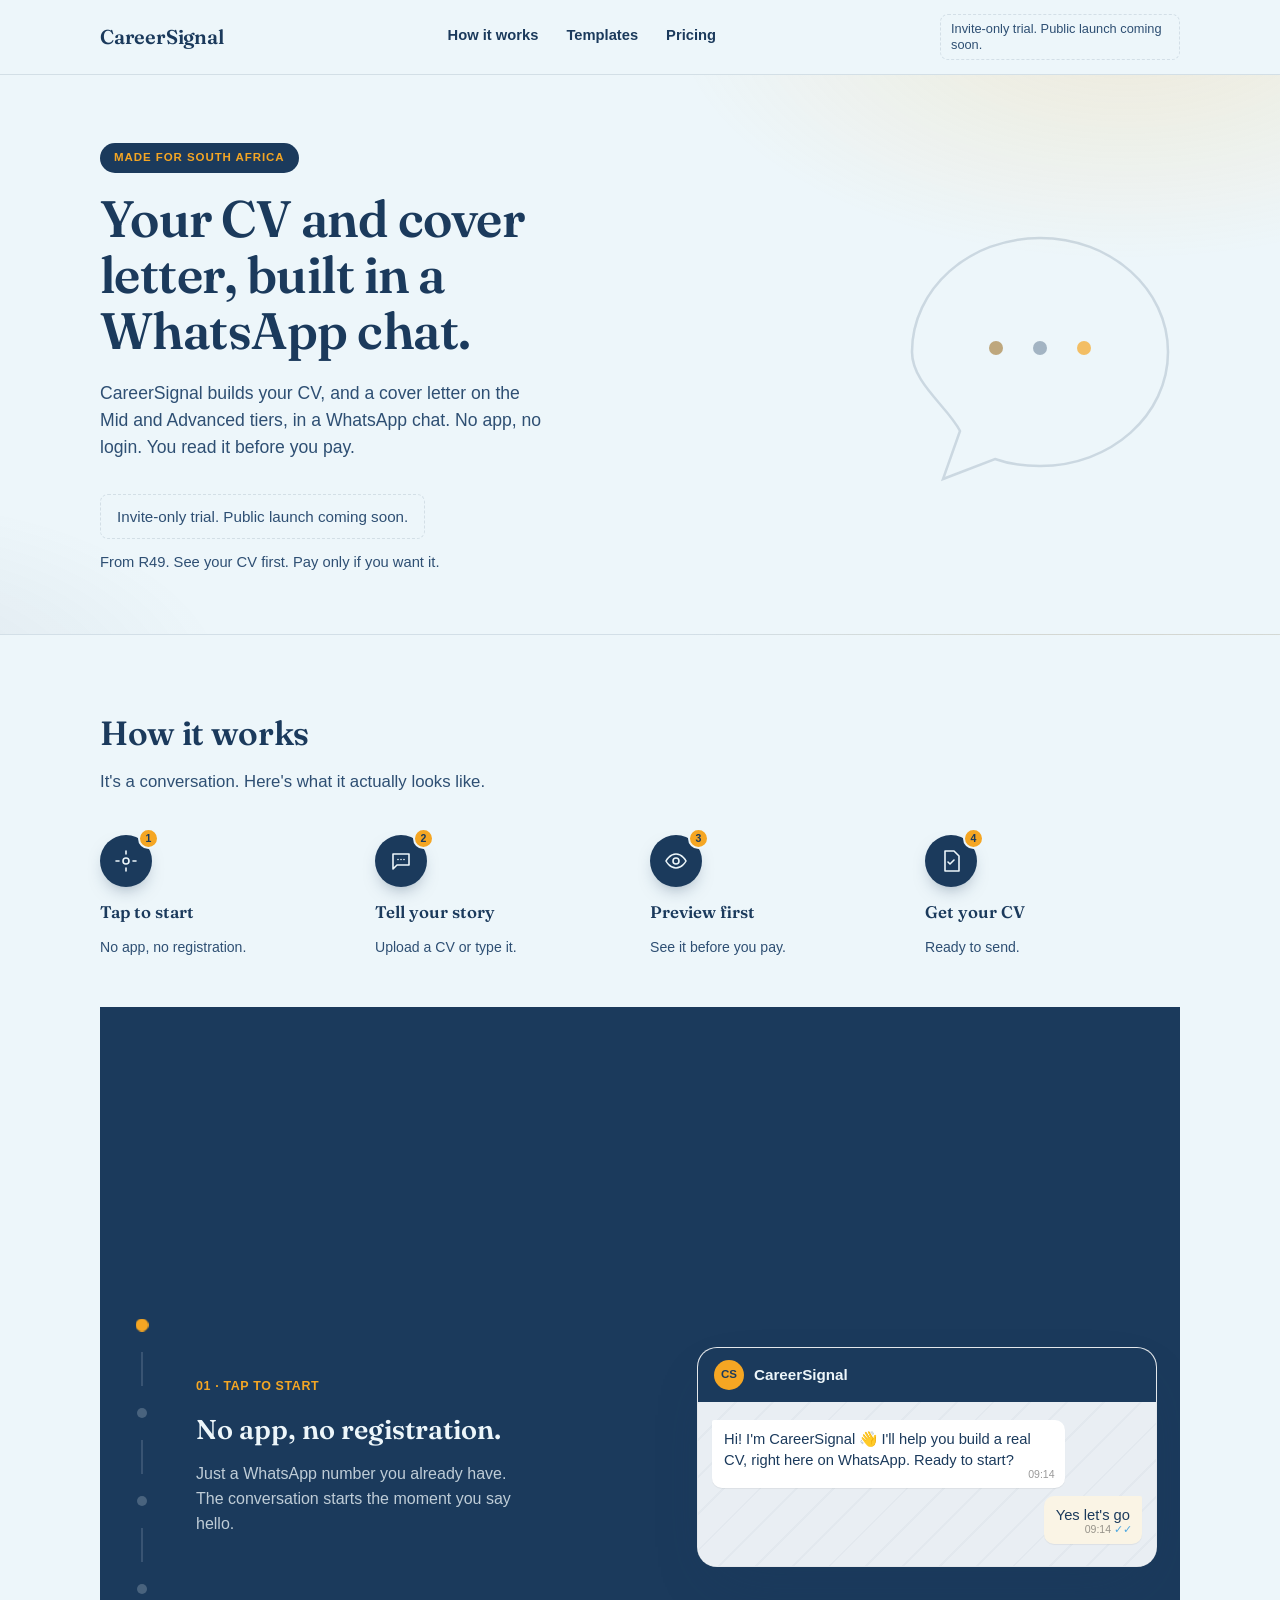
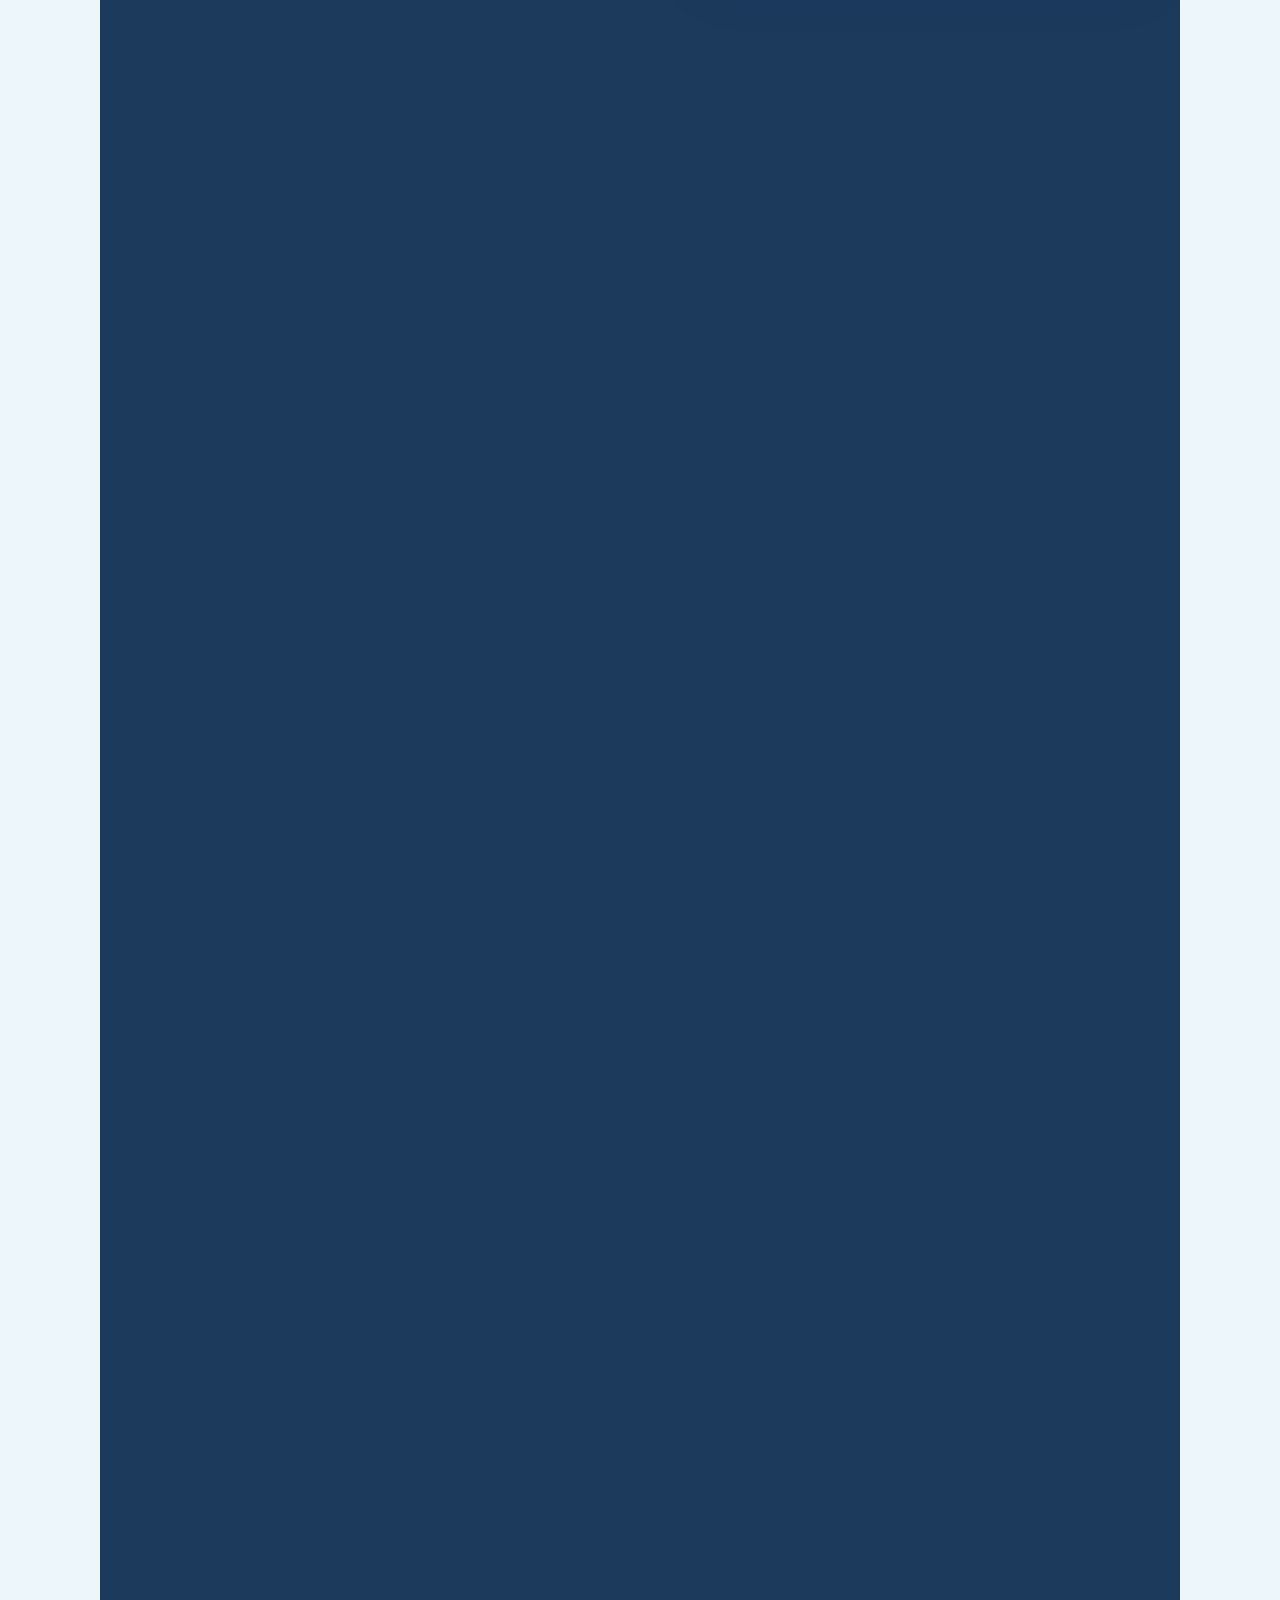
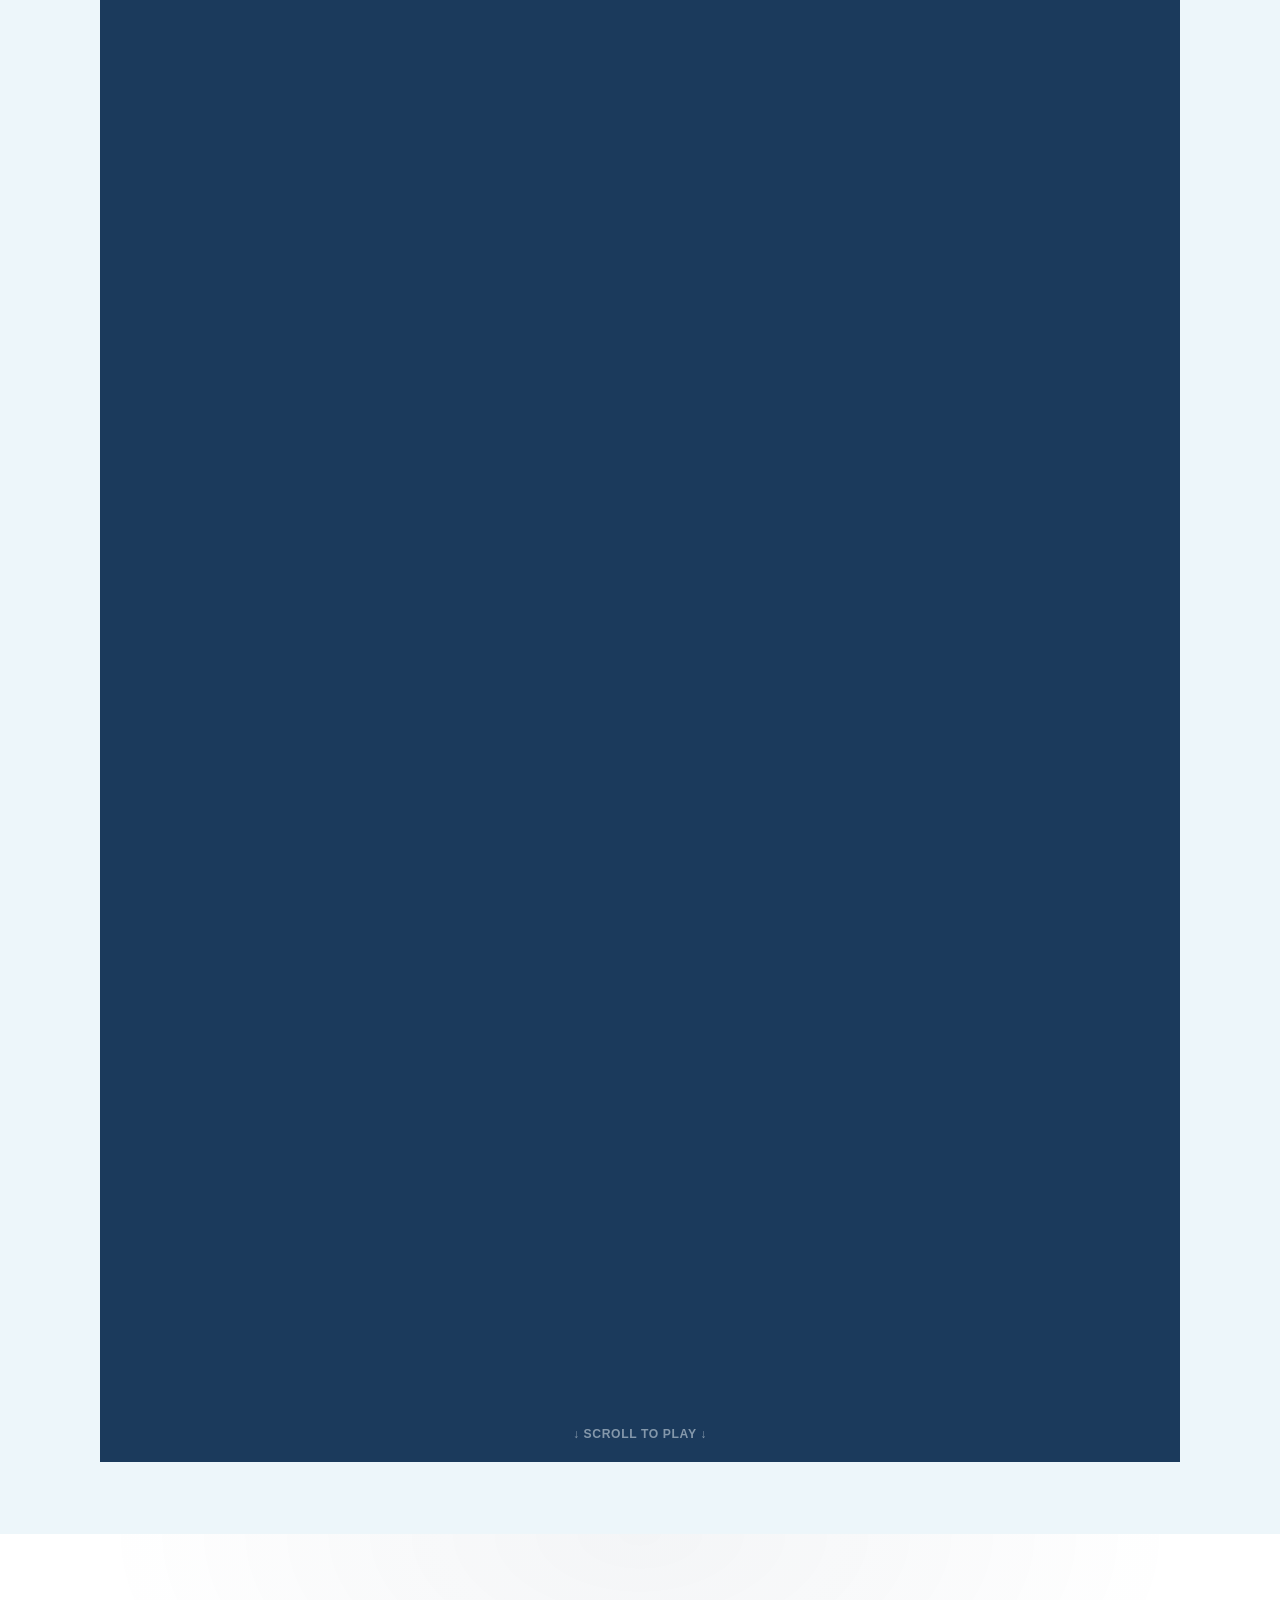
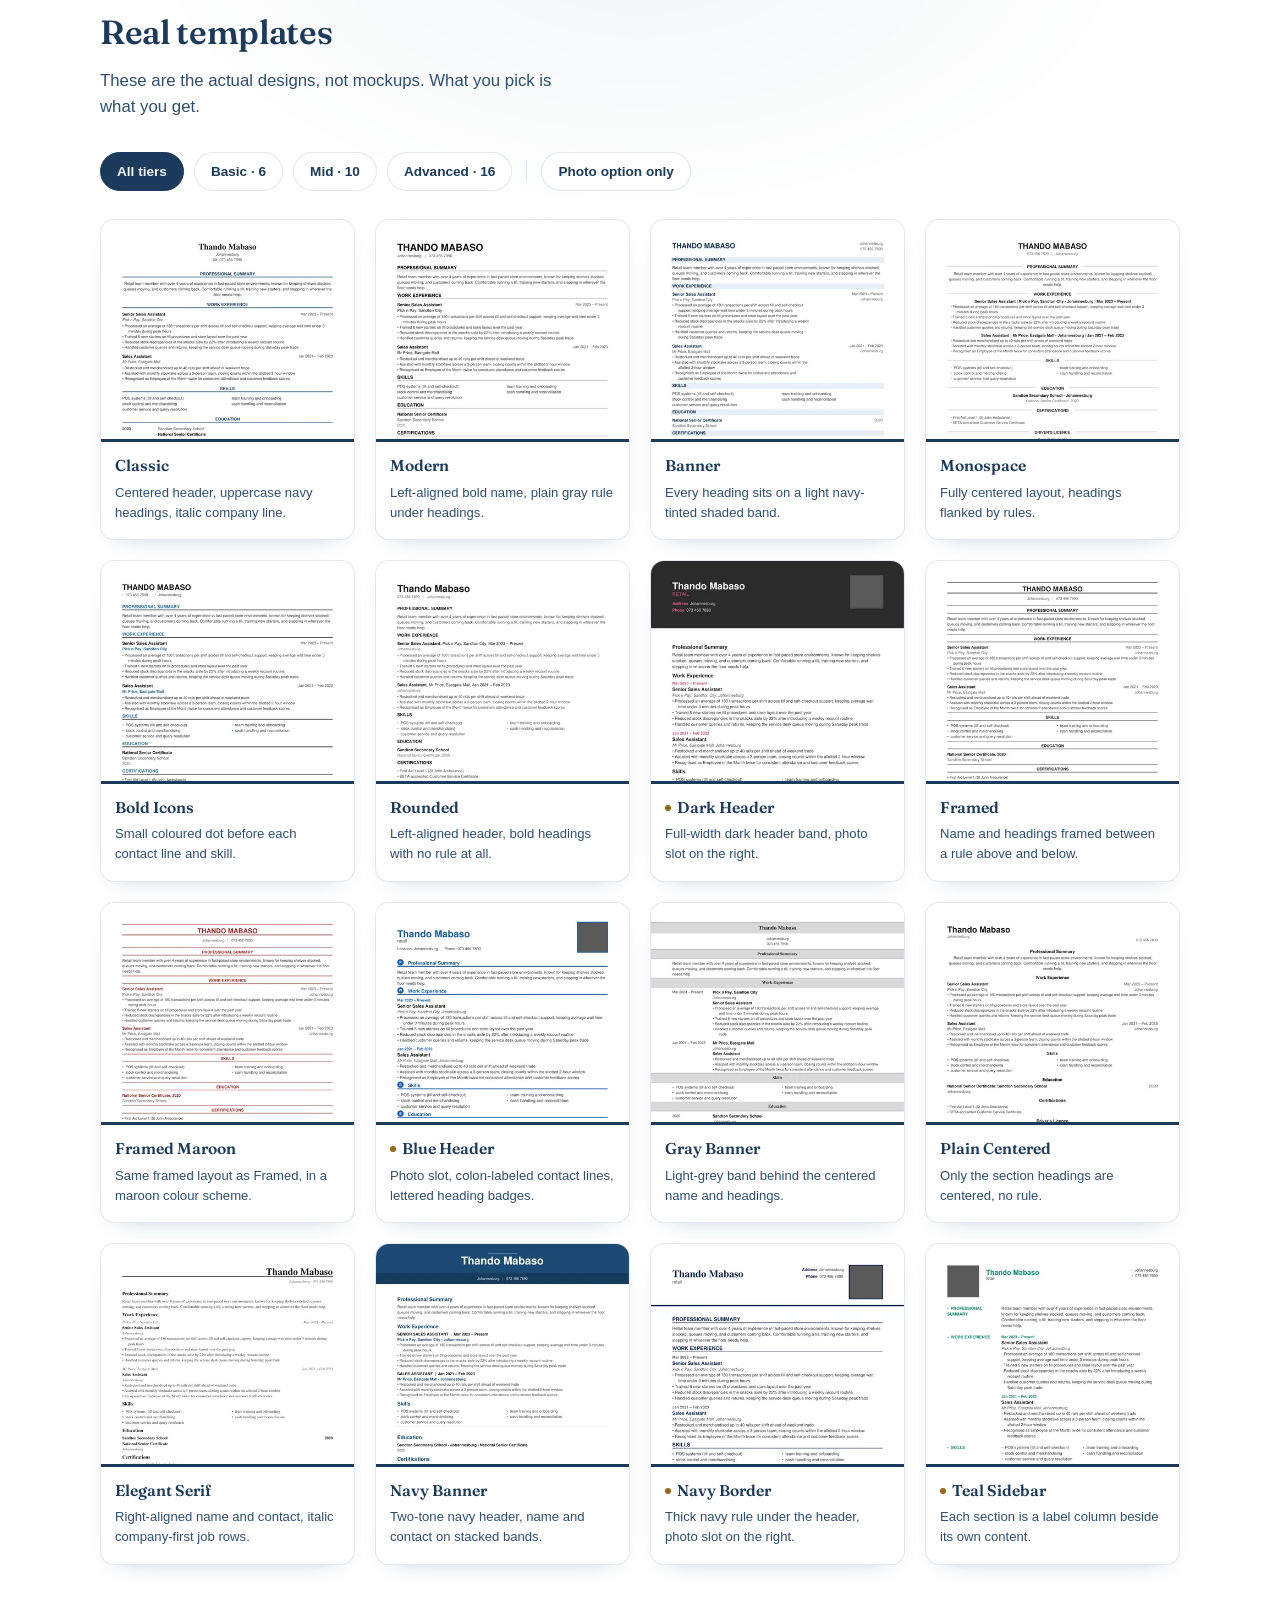
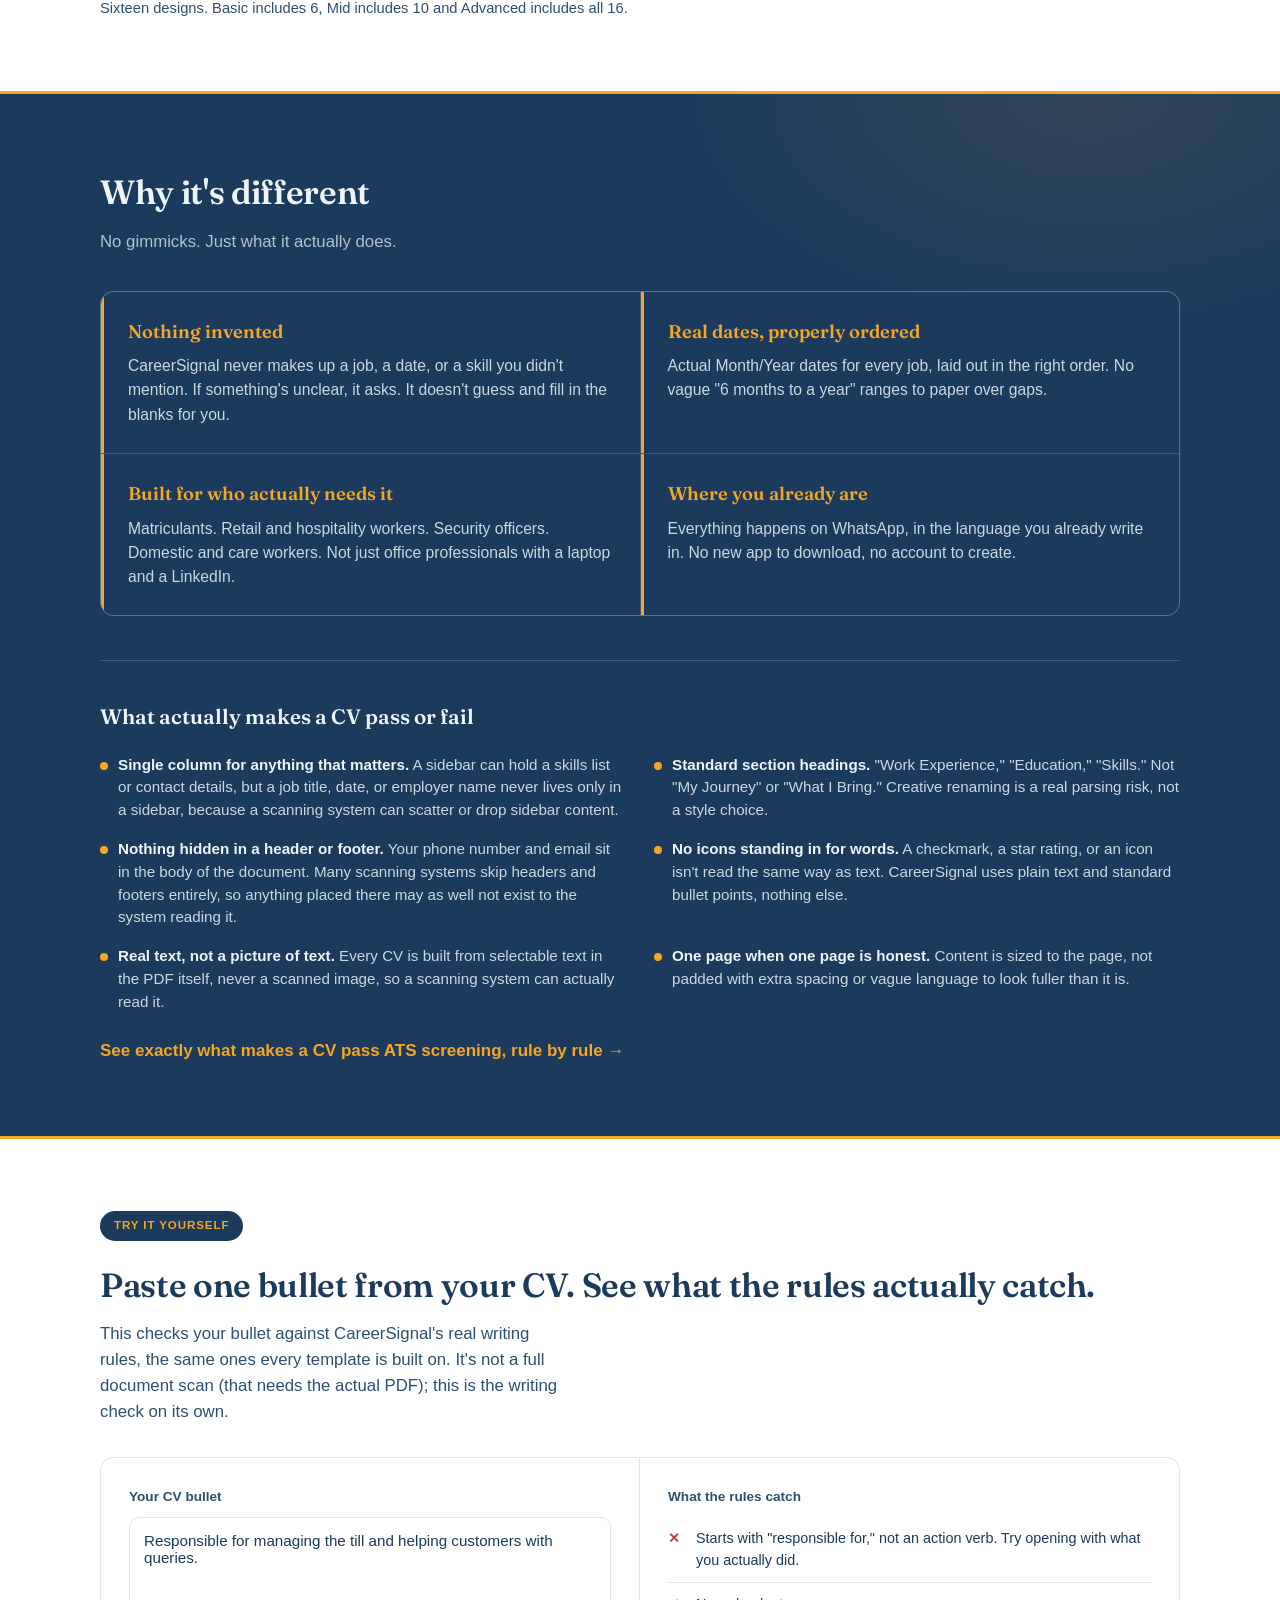
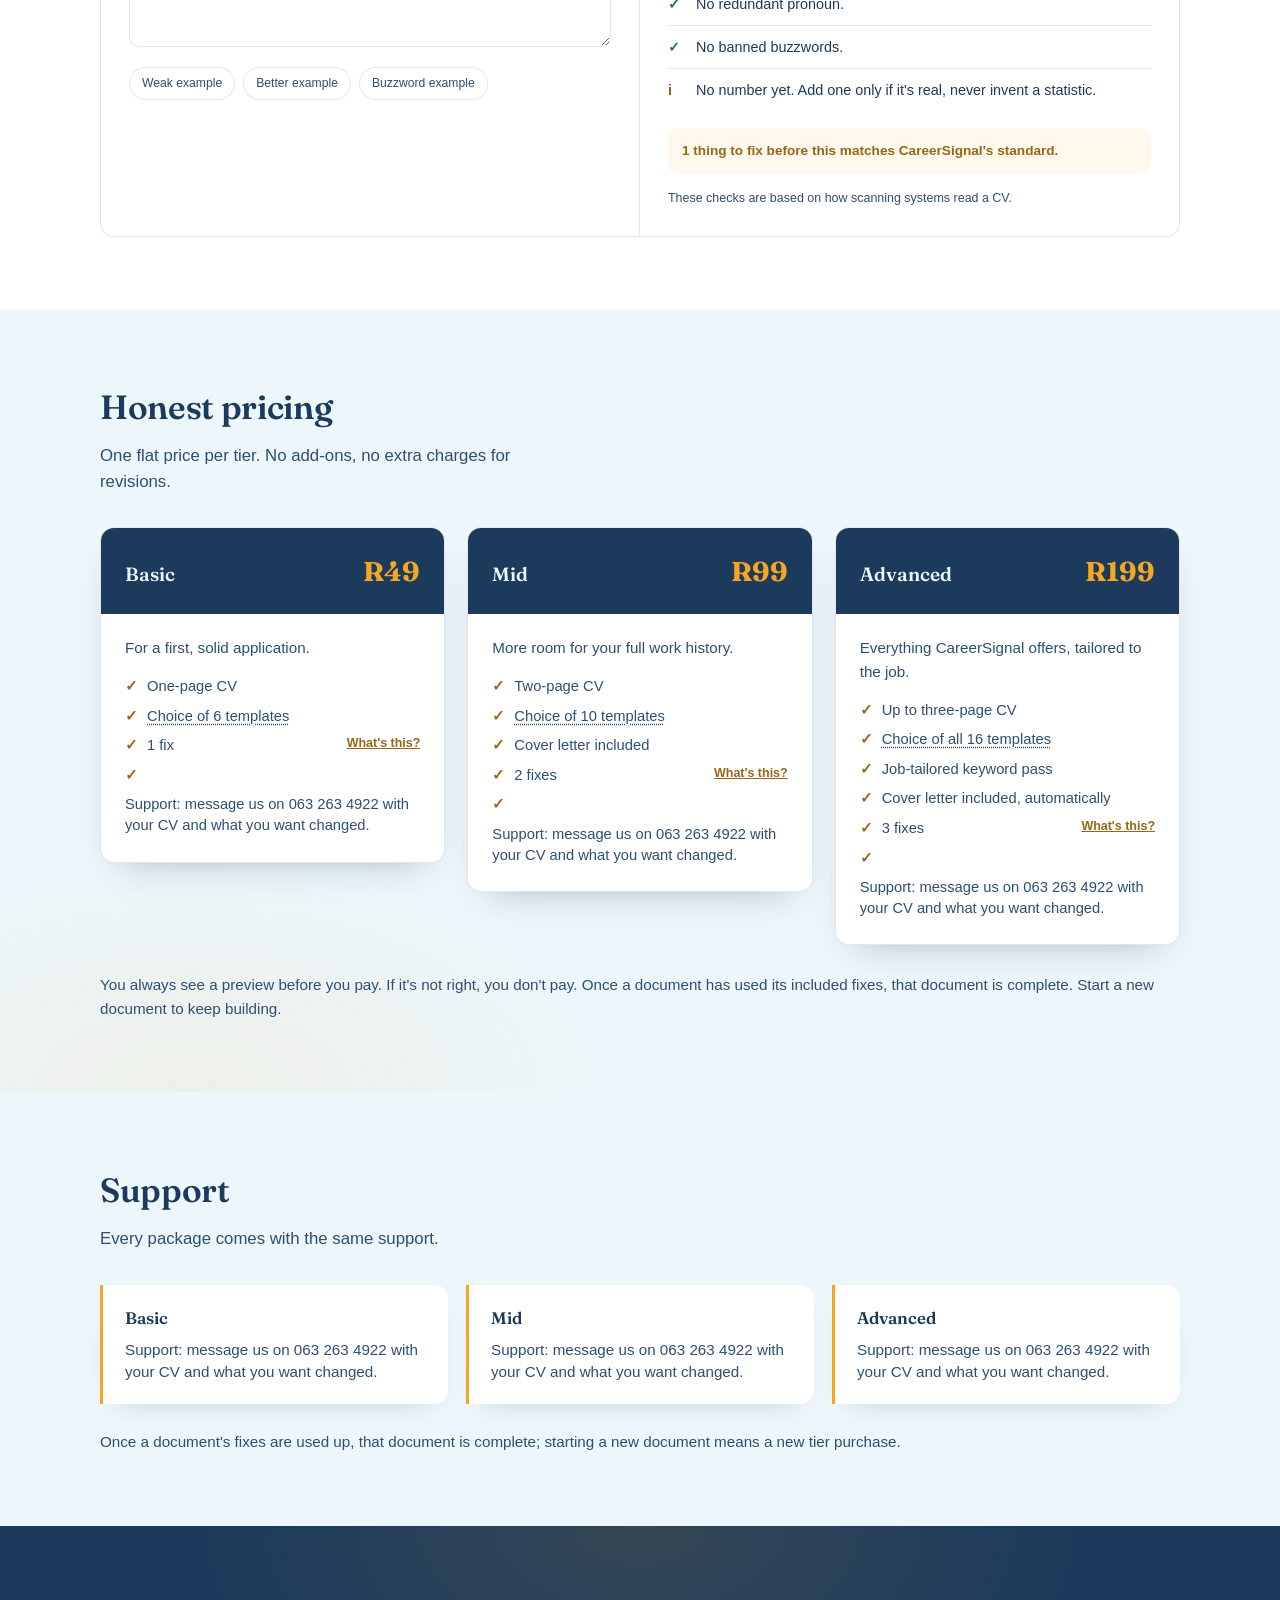
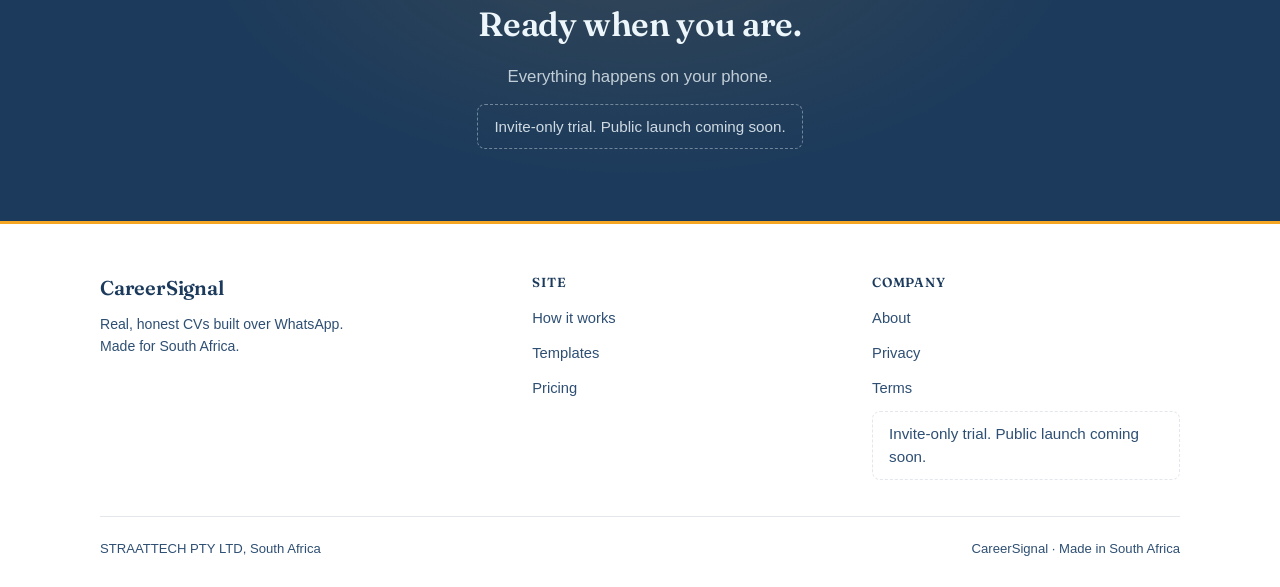
<file: index.html>
<!DOCTYPE html>
<html lang="en-ZA">
<head>
<meta charset="UTF-8">
<meta name="viewport" content="width=device-width, initial-scale=1.0">
<script>document.documentElement.classList.add('js');</script>
<title>CareerSignal | Build a CV on WhatsApp, South Africa</title>
<meta name="description" content="CareerSignal builds you a real, honest CV over WhatsApp. No app, no login, no laptop. Tell your story, see a preview, pay from R49, get your CV.">

<link rel="icon" href="/assets/favicon.svg" type="image/svg+xml">

<link rel="preconnect" href="https://fonts.googleapis.com">
<link rel="preconnect" href="https://fonts.gstatic.com" crossorigin>
<link href="https://fonts.googleapis.com/css2?family=Fraunces:opsz,wght@9..144,500;9..144,600;9..144,700&display=swap" rel="stylesheet">

<link rel="stylesheet" href="/styles.css">

<script type="application/ld+json">
{
  "@context": "https://schema.org",
  "@type": "Organization",
  "name": "CareerSignal",
  "url": "https://careersignal.co.za/",
  "description": "CareerSignal writes real, honest CVs over WhatsApp for South Africans, with no app, no login, and no laptop needed.",
  "parentOrganization": {
    "@type": "Organization",
    "name": "STRAATTECH PTY LTD"
  },
  "areaServed": "ZA"
}
</script>
<script type="application/ld+json">
{
  "@context": "https://schema.org",
  "@type": "FAQPage",
  "mainEntity": [
    {
      "@type": "Question",
      "name": "Why not just ask ChatGPT to write my CV?",
      "acceptedAnswer": {
        "@type": "Answer",
        "text": "A general-purpose AI chat can write CV text, but it doesn't know, by default, that a two-column layout can scatter your dates when a scanning system reads it, that a phone number placed in a header can go invisible to that same system, or that a creative section title can fail to register as work experience at all. CareerSignal's entire template library is built around these formatting rules specifically, applied the same way every time, not decided fresh in a chat window."
      }
    }
  ]
}
</script>
</head>
<body>

<a class="skip-link" href="#main">Skip to content</a>

<header class="site-header">
  <div class="wrap header-inner">
    <a href="#top" class="logo">CareerSignal</a>
    <nav class="site-nav" aria-label="Section">
      <a href="#how-it-works">How it works</a>
      <a href="#templates">Templates</a>
      <a href="#pricing">Pricing</a>
    </nav>
    <!-- WHATSAPP LINK PLACEHOLDER: replace wa.me/PLACEHOLDER with the real WhatsApp number link once registration is complete -->
    <a class="btn btn-whatsapp btn-small" data-wa data-wa-href="https://wa.me/PLACEHOLDER" hidden>
      <span class="wa-icon" aria-hidden="true">
        <svg viewBox="0 0 24 24" width="16" height="16" fill="currentColor"><path d="M17.5 14.4c-.3-.1-1.6-.8-1.9-.9-.3-.1-.4-.1-.6.1-.2.3-.6.9-.8 1-.1.2-.3.2-.6.1-.3-.1-1.2-.4-2.3-1.4-.9-.8-1.4-1.7-1.6-2-.2-.3 0-.5.1-.6.1-.1.3-.3.4-.5.1-.1.2-.3.2-.4.1-.2 0-.3 0-.5s-.6-1.5-.9-2c-.2-.5-.4-.4-.6-.5H8.3c-.2 0-.5.1-.7.3-.2.3-.9.9-.9 2.1 0 1.2.9 2.4 1 2.6.1.2 1.8 2.8 4.4 3.9.6.3 1.1.4 1.5.5.6.2 1.2.2 1.6.1.5-.1 1.6-.6 1.8-1.3.2-.6.2-1.1.2-1.2-.1-.2-.2-.2-.5-.4z"/><path d="M12 2a10 10 0 0 0-8.6 15L2 22l5.2-1.4A10 10 0 1 0 12 2zm0 18.2a8.2 8.2 0 0 1-4.2-1.1l-.3-.2-3.1.8.8-3-.2-.3A8.2 8.2 0 1 1 12 20.2z"/></svg>
      </span>
      Start on WhatsApp
    </a>
    <p class="wa-fallback" data-wa-fallback>CareerSignal is in an invite-only trial. Public launch coming soon.</p>
  </div>
</header>

<main id="main">

  <!-- HERO -->
  <section class="hero" id="top">
    <div class="wrap hero-inner">
      <div class="hero-copy">
        <p class="eyebrow">Made for South Africa</p>
        <h1>Your CV and cover letter, built in a WhatsApp chat.</h1>
        <p class="hero-sub">CareerSignal builds your CV, and a cover letter on the Mid and Advanced tiers, in a WhatsApp chat. No app, no login. You read it before you pay.</p>
        <div class="hero-actions">
          <!-- WHATSAPP LINK PLACEHOLDER: replace wa.me/PLACEHOLDER with the real WhatsApp number link once registration is complete -->
          <a class="btn btn-whatsapp btn-large" data-wa data-wa-href="https://wa.me/PLACEHOLDER" hidden>
            <span class="wa-icon" aria-hidden="true">
              <svg viewBox="0 0 24 24" width="20" height="20" fill="currentColor"><path d="M17.5 14.4c-.3-.1-1.6-.8-1.9-.9-.3-.1-.4-.1-.6.1-.2.3-.6.9-.8 1-.1.2-.3.2-.6.1-.3-.1-1.2-.4-2.3-1.4-.9-.8-1.4-1.7-1.6-2-.2-.3 0-.5.1-.6.1-.1.3-.3.4-.5.1-.1.2-.3.2-.4.1-.2 0-.3 0-.5s-.6-1.5-.9-2c-.2-.5-.4-.4-.6-.5H8.3c-.2 0-.5.1-.7.3-.2.3-.9.9-.9 2.1 0 1.2.9 2.4 1 2.6.1.2 1.8 2.8 4.4 3.9.6.3 1.1.4 1.5.5.6.2 1.2.2 1.6.1.5-.1 1.6-.6 1.8-1.3.2-.6.2-1.1.2-1.2-.1-.2-.2-.2-.5-.4z"/><path d="M12 2a10 10 0 0 0-8.6 15L2 22l5.2-1.4A10 10 0 1 0 12 2zm0 18.2a8.2 8.2 0 0 1-4.2-1.1l-.3-.2-3.1.8.8-3-.2-.3A8.2 8.2 0 1 1 12 20.2z"/></svg>
            </span>
            Start on WhatsApp
          </a>
    <p class="wa-fallback" data-wa-fallback>CareerSignal is in an invite-only trial. Public launch coming soon.</p>
          <p class="hero-note">From R49. See your CV first. Pay only if you want it.</p>
        </div>
      </div>
      <div class="hero-glyph" aria-hidden="true">
        <svg viewBox="0 0 280 260" width="280" height="260">
          <path d="M140 10c71 0 128 51 128 114s-57 114-128 114c-16 0-31-2-45-7l-52 20 17-48C48 179 12 155 12 124 12 61 69 10 140 10z"
                fill="none" stroke="#1B3A5C" stroke-width="2.5" opacity="0.16"/>
          <circle cx="96" cy="120" r="7" fill="#976616" opacity="0.55"/>
          <circle cx="140" cy="120" r="7" fill="#1B3A5C" opacity="0.35"/>
          <circle cx="184" cy="120" r="7" fill="#F5A623" opacity="0.7"/>
        </svg>
      </div>
    </div>
  </section>

  <!-- HOW IT WORKS -->
  <section class="how" id="how-it-works" aria-labelledby="how-heading">
    <div class="wrap">
      <h2 id="how-heading">How it works</h2>
      <p class="section-lead">It's a conversation. Here's what it actually looks like.</p>

      <div class="steps">
        <div class="step">
          <span class="step-icon">
            <span class="step-num">1</span>
            <svg viewBox="0 0 24 24" fill="none" stroke="currentColor" stroke-width="1.6" stroke-linecap="round" stroke-linejoin="round" aria-hidden="true">
              <circle cx="12" cy="12" r="3"/>
              <path d="M12 2v3M12 19v3M2 12h3M19 12h3"/>
            </svg>
          </span>
          <h3>Tap to start</h3>
          <p>No app, no registration.</p>
        </div>
        <div class="step">
          <span class="step-icon">
            <span class="step-num">2</span>
            <svg viewBox="0 0 24 24" fill="none" stroke="currentColor" stroke-width="1.6" stroke-linecap="round" stroke-linejoin="round" aria-hidden="true">
              <path d="M4 5h16v11H8l-4 4V5z"/>
              <circle cx="9" cy="10.5" r="0.8" fill="currentColor" stroke="none"/>
              <circle cx="12" cy="10.5" r="0.8" fill="currentColor" stroke="none"/>
              <circle cx="15" cy="10.5" r="0.8" fill="currentColor" stroke="none"/>
            </svg>
          </span>
          <h3>Tell your story</h3>
          <p>Upload a CV or type it.</p>
        </div>
        <div class="step">
          <span class="step-icon">
            <span class="step-num">3</span>
            <svg viewBox="0 0 24 24" fill="none" stroke="currentColor" stroke-width="1.6" stroke-linecap="round" stroke-linejoin="round" aria-hidden="true">
              <path d="M2 12s3.6-7 10-7 10 7 10 7-3.6 7-10 7-10-7-10-7z"/>
              <circle cx="12" cy="12" r="3"/>
            </svg>
          </span>
          <h3>Preview first</h3>
          <p>See it before you pay.</p>
        </div>
        <div class="step">
          <span class="step-icon">
            <span class="step-num">4</span>
            <svg viewBox="0 0 24 24" fill="none" stroke="currentColor" stroke-width="1.6" stroke-linecap="round" stroke-linejoin="round" aria-hidden="true">
              <path d="M6 2h9l5 5v15H6z"/>
              <path d="M9 13l2 2 4-4"/>
            </svg>
          </span>
          <h3>Get your CV</h3>
          <p>Ready to send.</p>
        </div>
      </div>

      <div class="scrolly" id="how-scrolly">
        <div class="scrolly-track" id="scrollyTrack">
          <div class="scrolly-stage">
            <div class="scrolly-inner">

              <div class="scrolly-rail" aria-hidden="true">
                <button type="button" class="rail-dot active" data-step="1" aria-label="Step 1"></button>
                <span class="rail-line" data-step="1"></span>
                <button type="button" class="rail-dot" data-step="2" aria-label="Step 2"></button>
                <span class="rail-line" data-step="2"></span>
                <button type="button" class="rail-dot" data-step="3" aria-label="Step 3"></button>
                <span class="rail-line" data-step="3"></span>
                <button type="button" class="rail-dot" data-step="4" aria-label="Step 4"></button>
              </div>

              <div class="scrolly-text">
                <div class="scrolly-panel active" data-panel="1">
                  <div class="scrolly-num">01 &middot; Tap to start</div>
                  <h3>No app, no registration.</h3>
                  <p>Just a WhatsApp number you already have. The conversation starts the moment you say hello.</p>
                </div>
                <div class="scrolly-panel" data-panel="2">
                  <div class="scrolly-num">02 &middot; Tell your story</div>
                  <h3>Type it, or upload a CV.</h3>
                  <p>Type your work history or upload a CV you already have. If anything's unclear, CareerSignal asks instead of guessing.</p>
                </div>
                <div class="scrolly-panel" data-panel="3">
                  <div class="scrolly-num">03 &middot; Preview first</div>
                  <h3>You see it before you pay.</h3>
                  <p>Your CV comes back as plain text in the chat. Nothing is charged until you approve it.</p>
                </div>
                <div class="scrolly-panel" data-panel="4">
                  <div class="scrolly-num">04 &middot; Get your CV</div>
                  <h3>Ready to send, same conversation.</h3>
                  <p>The finished PDF is delivered right there in WhatsApp. No download link, no separate app to open.</p>
                </div>
              </div>

              <div class="scrolly-phone-col">
                <div class="chat-window" role="img" aria-label="A WhatsApp conversation showing four steps: tap to start, tell your story by uploading a CV or typing, seeing a preview before paying, and receiving the finished CV.">
                  <div class="chat-bar">
                    <div class="chat-bar-avatar">CS</div>
                    <div class="chat-bar-name">CareerSignal</div>
                  </div>
                  <div class="chat-body" id="scrollyChatBody">

                    <div class="bubble bubble-in" data-stage="1">
                      <p>Hi! I'm CareerSignal 👋 I'll help you build a real CV, right here on WhatsApp. Ready to start?</p>
                      <span class="bubble-time">09:14</span>
                    </div>
                    <div class="bubble bubble-out" data-stage="1">
                      <p>Yes let's go</p>
                      <span class="bubble-time">09:14 <span class="ticks">✓✓</span></span>
                    </div>

                    <div class="bubble bubble-in" data-stage="2">
                      <p>Great. Send me your old CV or type out your work history.</p>
                      <span class="bubble-time">09:15</span>
                    </div>
                    <div class="bubble bubble-out" data-stage="2">
                      <p>Sales Assistant, Boxer Superstores, Jan 2023 to now. Matric in 2021.</p>
                      <span class="bubble-time">09:16 <span class="ticks">✓✓</span></span>
                    </div>

                    <div class="bubble bubble-in" data-stage="3">
                      <p>Got it. I won't add anything you didn't tell me. If something's unclear, I'll ask. Here's your CV so far 👇</p>
                      <span class="bubble-time">09:18</span>
                    </div>
                    <div class="bubble bubble-in" data-stage="3">
                      <p><strong>Nomvula Dlamini</strong><br>Retail Sales Assistant<br><br><strong>Experience</strong><br>Sales Assistant, Boxer Superstores<br>Jan 2023 to Present<br><br><strong>Education</strong><br>National Senior Certificate, 2021</p>
                      <span class="bubble-time">09:18</span>
                    </div>

                    <div class="bubble bubble-out" data-stage="4">
                      <p>Looks right! I'll take the Mid tier</p>
                      <span class="bubble-time">09:20 <span class="ticks">✓✓</span></span>
                    </div>
                    <div class="bubble bubble-in bubble-doc" data-stage="4">
                      <span class="doc-icon" aria-hidden="true">📄</span>
                      <span class="doc-name">CV_Final.pdf</span>
                      <span class="bubble-time">09:22</span>
                    </div>

                  </div>
                </div>
              </div>

            </div>
          </div>
        </div>
        <p class="scroll-hint">&darr; scroll to play &darr;</p>
      </div>
    </div>
  </section>

  <!-- TEMPLATES -->
  <section class="templates" id="templates" aria-labelledby="templates-heading">
    <div class="wrap">
      <h2 id="templates-heading">Real templates</h2>
      <p class="section-lead">These are the actual designs, not mockups. What you pick is what you get.</p>

      <div class="template-filters" role="group" aria-label="Filter templates">
        <button type="button" class="filter-btn" data-filter-tier="all" aria-pressed="true">All tiers</button>
        <button type="button" class="filter-btn" data-filter-tier="basic" aria-pressed="false">Basic <span aria-hidden="true">&middot;</span> 6</button>
        <button type="button" class="filter-btn" data-filter-tier="mid" aria-pressed="false">Mid <span aria-hidden="true">&middot;</span> 10</button>
        <button type="button" class="filter-btn" data-filter-tier="advanced" aria-pressed="false">Advanced <span aria-hidden="true">&middot;</span> 16</button>
        <span class="filter-divider" aria-hidden="true"></span>
        <button type="button" class="filter-btn filter-btn-photo" data-filter-photo aria-pressed="false">Photo option only</button>
      </div>

      <div class="template-grid" id="template-grid">
        <div class="template-tile" data-tiers="basic mid advanced" data-photo="false">
          <picture>

            <source srcset="/assets/templates/tmpl-classic.webp" type="image/webp">

            <img src="/assets/templates/tmpl-classic.png" alt="Classic template: a centered header with uppercase navy section headings under a blue rule and an italic company line beneath each job title, rendered from the real one-page CV template with sample content." loading="lazy" width="460" height="399">

          </picture>
          <div class="template-tile-body">
            <div class="template-tile-name">
              <span class="tile-name-text">Classic</span>
              <span class="tile-badge badge-gold" data-badge-tiers="basic mid advanced" hidden>Recommended</span>
            </div>
            <p class="template-tile-desc">Centered header, uppercase navy headings, italic company line.</p>
          </div>
        </div>
        <div class="template-tile" data-tiers="basic mid advanced" data-photo="false">
          <picture>

            <source srcset="/assets/templates/tmpl-modern.webp" type="image/webp">

            <img src="/assets/templates/tmpl-modern.png" alt="Modern template: a left-aligned bold uppercase name with a pipe-joined contact line and a plain gray rule under each section heading, rendered from the real one-page CV template with sample content." loading="lazy" width="460" height="399">

          </picture>
          <div class="template-tile-body">
            <div class="template-tile-name">
              <span class="tile-name-text">Modern</span>
              <span class="tile-badge badge-gold" data-badge-tiers="basic mid advanced" hidden>Recommended</span>
            </div>
            <p class="template-tile-desc">Left-aligned bold name, plain gray rule under headings.</p>
          </div>
        </div>
        <div class="template-tile" data-tiers="basic mid advanced" data-photo="false">
          <picture>

            <source srcset="/assets/templates/tmpl-banner.webp" type="image/webp">

            <img src="/assets/templates/tmpl-banner.png" alt="Banner template: a header with the name on the left and contact details on the right, with every section heading sitting on a light navy-tinted shaded band, rendered from the real one-page CV template with sample content." loading="lazy" width="460" height="399">

          </picture>
          <div class="template-tile-body">
            <div class="template-tile-name">
              <span class="tile-name-text">Banner</span>
              <span class="tile-badge badge-gold" data-badge-tiers="basic mid advanced" hidden>Recommended</span>
            </div>
            <p class="template-tile-desc">Every heading sits on a light navy-tinted shaded band.</p>
          </div>
        </div>
        <div class="template-tile" data-tiers="mid advanced" data-photo="false">
          <picture>

            <source srcset="/assets/templates/tmpl-monospace.webp" type="image/webp">

            <img src="/assets/templates/tmpl-monospace.png" alt="Monospace template: a fully centered layout with every section heading flanked by horizontal rules on both sides, rendered from the real one-page CV template with sample content." loading="lazy" width="460" height="399">

          </picture>
          <div class="template-tile-body">
            <div class="template-tile-name">
              <span class="tile-name-text">Monospace</span>
              <span class="tile-badge badge-gold" data-badge-tiers="mid advanced" hidden>Recommended</span>
            </div>
            <p class="template-tile-desc">Fully centered layout, headings flanked by rules.</p>
          </div>
        </div>
        <div class="template-tile" data-tiers="basic mid advanced" data-photo="false">
          <picture>

            <source srcset="/assets/templates/tmpl-bold-icons.webp" type="image/webp">

            <img src="/assets/templates/tmpl-bold-icons.png" alt="Bold Icons template: a bold uppercase name with a small coloured dot before each contact item and skill, and section headings in blue text over a dark rule, rendered from the real one-page CV template with sample content." loading="lazy" width="460" height="399">

          </picture>
          <div class="template-tile-body">
            <div class="template-tile-name">
              <span class="tile-name-text">Bold Icons</span>
            </div>
            <p class="template-tile-desc">Small coloured dot before each contact line and skill.</p>
          </div>
        </div>
        <div class="template-tile" data-tiers="basic mid advanced" data-photo="false">
          <picture>

            <source srcset="/assets/templates/tmpl-rounded.webp" type="image/webp">

            <img src="/assets/templates/tmpl-rounded.png" alt="Rounded template: a left-aligned header with bold uppercase section headings and no rule underneath them, rendered from the real one-page CV template with sample content." loading="lazy" width="460" height="399">

          </picture>
          <div class="template-tile-body">
            <div class="template-tile-name">
              <span class="tile-name-text">Rounded</span>
            </div>
            <p class="template-tile-desc">Left-aligned header, bold headings with no rule at all.</p>
          </div>
        </div>
        <div class="template-tile" data-tiers="basic mid advanced" data-photo="true">
          <picture>

            <source srcset="/assets/templates/tmpl-dark-header.webp" type="image/webp">

            <img src="/assets/templates/tmpl-dark-header.png" alt="Dark Header template: a full-width dark charcoal header band holding the name and a labeled contact block, with a square bordered photo slot on the right, rendered from the real one-page CV template with sample content." loading="lazy" width="460" height="399">

          </picture>
          <div class="template-tile-body">
            <div class="template-tile-name">
              <span class="photo-dot" aria-hidden="true"></span>
              <span class="tile-name-text">Dark Header</span>
            </div>
            <p class="template-tile-desc">Full-width dark header band, photo slot on the right.</p>
          </div>
        </div>
        <div class="template-tile" data-tiers="mid advanced" data-photo="false">
          <picture>

            <source srcset="/assets/templates/tmpl-framed.webp" type="image/webp">

            <img src="/assets/templates/tmpl-framed.png" alt="Framed template: a centered name and section headings, each framed between a rule above and a rule below, rendered from the real one-page CV template with sample content." loading="lazy" width="460" height="399">

          </picture>
          <div class="template-tile-body">
            <div class="template-tile-name">
              <span class="tile-name-text">Framed</span>
            </div>
            <p class="template-tile-desc">Name and headings framed between a rule above and below.</p>
          </div>
        </div>
        <div class="template-tile" data-tiers="mid advanced" data-photo="false">
          <picture>

            <source srcset="/assets/templates/tmpl-framed-maroon.webp" type="image/webp">

            <img src="/assets/templates/tmpl-framed-maroon.png" alt="Framed Maroon template: the same rule-framed name and headings as Framed, rendered in a maroon colour scheme instead of near-black, rendered from the real one-page CV template with sample content." loading="lazy" width="460" height="399">

          </picture>
          <div class="template-tile-body">
            <div class="template-tile-name">
              <span class="tile-name-text">Framed Maroon</span>
            </div>
            <p class="template-tile-desc">Same framed layout as Framed, in a maroon colour scheme.</p>
          </div>
        </div>
        <div class="template-tile" data-tiers="mid advanced" data-photo="true">
          <picture>

            <source srcset="/assets/templates/tmpl-blue-header.webp" type="image/webp">

            <img src="/assets/templates/tmpl-blue-header.png" alt="Blue Header template: a name and role on the left with a bordered photo slot on the right, colon-labeled contact lines, and a small lettered badge before each section heading, rendered from the real one-page CV template with sample content." loading="lazy" width="460" height="399">

          </picture>
          <div class="template-tile-body">
            <div class="template-tile-name">
              <span class="photo-dot" aria-hidden="true"></span>
              <span class="tile-name-text">Blue Header</span>
            </div>
            <p class="template-tile-desc">Photo slot, colon-labeled contact lines, lettered heading badges.</p>
          </div>
        </div>
        <div class="template-tile" data-tiers="advanced" data-photo="false">
          <picture>

            <source srcset="/assets/templates/tmpl-graybanner.webp" type="image/webp">

            <img src="/assets/templates/tmpl-graybanner.png" alt="Gray Banner template: a full-width light-gray band behind the centered name and every centered section heading, with a date column on the left of each entry, rendered from the real one-page CV template with sample content." loading="lazy" width="460" height="399">

          </picture>
          <div class="template-tile-body">
            <div class="template-tile-name">
              <span class="tile-name-text">Gray Banner</span>
            </div>
            <p class="template-tile-desc">Light-grey band behind the centered name and headings.</p>
          </div>
        </div>
        <div class="template-tile" data-tiers="advanced" data-photo="false">
          <picture>

            <source srcset="/assets/templates/tmpl-plaincentered.webp" type="image/webp">

            <img src="/assets/templates/tmpl-plaincentered.png" alt="Plain Centered template: a left-aligned header with only the section headings centered and no rule underneath them, rendered from the real one-page CV template with sample content." loading="lazy" width="460" height="399">

          </picture>
          <div class="template-tile-body">
            <div class="template-tile-name">
              <span class="tile-name-text">Plain Centered</span>
            </div>
            <p class="template-tile-desc">Only the section headings are centered, no rule.</p>
          </div>
        </div>
        <div class="template-tile" data-tiers="advanced" data-photo="false">
          <picture>

            <source srcset="/assets/templates/tmpl-elegantserif.webp" type="image/webp">

            <img src="/assets/templates/tmpl-elegantserif.png" alt="Elegant Serif template: a right-aligned name over a full-width rule, with each job entry leading with an italic company and date line before the job title, rendered from the real one-page CV template with sample content." loading="lazy" width="460" height="399">

          </picture>
          <div class="template-tile-body">
            <div class="template-tile-name">
              <span class="tile-name-text">Elegant Serif</span>
            </div>
            <p class="template-tile-desc">Right-aligned name and contact, italic company-first job rows.</p>
          </div>
        </div>
        <div class="template-tile" data-tiers="advanced" data-photo="false">
          <picture>

            <source srcset="/assets/templates/tmpl-navybanner.webp" type="image/webp">

            <img src="/assets/templates/tmpl-navybanner.png" alt="Navy Banner template: a two-tone navy header with the name on a lighter band and the contact line on a darker band beneath it, rendered from the real one-page CV template with sample content." loading="lazy" width="460" height="399">

          </picture>
          <div class="template-tile-body">
            <div class="template-tile-name">
              <span class="tile-name-text">Navy Banner</span>
            </div>
            <p class="template-tile-desc">Two-tone navy header, name and contact on stacked bands.</p>
          </div>
        </div>
        <div class="template-tile" data-tiers="advanced" data-photo="true">
          <picture>

            <source srcset="/assets/templates/tmpl-navy-border.webp" type="image/webp">

            <img src="/assets/templates/tmpl-navy-border.png" alt="Navy Border template: a thick navy rule under the header, with a navy-labeled contact block and a square bordered photo slot on the right, rendered from the real one-page CV template with sample content." loading="lazy" width="460" height="399">

          </picture>
          <div class="template-tile-body">
            <div class="template-tile-name">
              <span class="photo-dot" aria-hidden="true"></span>
              <span class="tile-name-text">Navy Border</span>
            </div>
            <p class="template-tile-desc">Thick navy rule under the header, photo slot on the right.</p>
          </div>
        </div>
        <div class="template-tile" data-tiers="advanced" data-photo="true">
          <picture>

            <source srcset="/assets/templates/tmpl-teal-sidebar.webp" type="image/webp">

            <img src="/assets/templates/tmpl-teal-sidebar.png" alt="Teal Sidebar template: each section is its own row with a left label column beside its content, a rounded-square photo slot in the header, and a small teal dot before each contact line, rendered from the real one-page CV template with sample content." loading="lazy" width="460" height="399">

          </picture>
          <div class="template-tile-body">
            <div class="template-tile-name">
              <span class="photo-dot" aria-hidden="true"></span>
              <span class="tile-name-text">Teal Sidebar</span>
            </div>
            <p class="template-tile-desc">Each section is a label column beside its own content.</p>
          </div>
        </div>
      </div>

      <p class="template-empty" id="template-empty" hidden>No templates match that filter combination.</p>

      <p class="templates-note">Sixteen designs. Basic includes 6, Mid includes 10 and Advanced includes all 16.</p>
    </div>
  </section>

  <!-- WHY DIFFERENT -->
  <section class="why" id="why-different" aria-labelledby="why-heading">
    <div class="wrap">
      <h2 id="why-heading">Why it's different</h2>
      <p class="section-lead">No gimmicks. Just what it actually does.</p>

      <div class="fact-sheet">
        <div class="fact">
          <h3>Nothing invented</h3>
          <p>CareerSignal never makes up a job, a date, or a skill you didn't mention. If something's unclear, it asks. It doesn't guess and fill in the blanks for you.</p>
        </div>
        <div class="fact">
          <h3>Real dates, properly ordered</h3>
          <p>Actual Month/Year dates for every job, laid out in the right order. No vague "6 months to a year" ranges to paper over gaps.</p>
        </div>
        <div class="fact">
          <h3>Built for who actually needs it</h3>
          <p>Matriculants. Retail and hospitality workers. Security officers. Domestic and care workers. Not just office professionals with a laptop and a LinkedIn.</p>
        </div>
        <div class="fact">
          <h3>Where you already are</h3>
          <p>Everything happens on WhatsApp, in the language you already write in. No new app to download, no account to create.</p>
        </div>
      </div>

      <div class="ats-block">
        <h3 class="ats-heading">What actually makes a CV pass or fail</h3>
        <ul class="ats-rules">
          <li><strong>Single column for anything that matters.</strong> A sidebar can hold a skills list or contact details, but a job title, date, or employer name never lives only in a sidebar, because a scanning system can scatter or drop sidebar content.</li>
          <li><strong>Standard section headings.</strong> "Work Experience," "Education," "Skills." Not "My Journey" or "What I Bring." Creative renaming is a real parsing risk, not a style choice.</li>
          <li><strong>Nothing hidden in a header or footer.</strong> Your phone number and email sit in the body of the document. Many scanning systems skip headers and footers entirely, so anything placed there may as well not exist to the system reading it.</li>
          <li><strong>No icons standing in for words.</strong> A checkmark, a star rating, or an icon isn't read the same way as text. CareerSignal uses plain text and standard bullet points, nothing else.</li>
          <li><strong>Real text, not a picture of text.</strong> Every CV is built from selectable text in the PDF itself, never a scanned image, so a scanning system can actually read it.</li>
          <li><strong>One page when one page is honest.</strong> Content is sized to the page, not padded with extra spacing or vague language to look fuller than it is.</li>
        </ul>
      </div>

      <p class="guide-link"><a href="/guides/ats-cv-south-africa">See exactly what makes a CV pass ATS screening, rule by rule &rarr;</a></p>
    </div>
  </section>

  <!-- BULLET CHECKER -->
  <section class="checker" id="bullet-checker" aria-labelledby="checker-heading">
    <div class="wrap">
      <p class="eyebrow">Try it yourself</p>
      <h2 id="checker-heading">Paste one bullet from your CV. See what the rules actually catch.</h2>
      <p class="section-lead">This checks your bullet against CareerSignal's real writing rules, the same ones every template is built on. It's not a full document scan (that needs the actual PDF); this is the writing check on its own.</p>

      <div class="checker-box">
        <div class="checker-input">
          <label for="bulletInput">Your CV bullet</label>
          <textarea id="bulletInput" placeholder="e.g. Responsible for managing the till and helping customers with queries.">Responsible for managing the till and helping customers with queries.</textarea>
          <div class="try-row">
            <button type="button" class="try-chip" data-fill="Responsible for managing the till and helping customers with queries.">Weak example</button>
            <button type="button" class="try-chip" data-fill="Managed the till and stock counts for a team of 4, cutting checkout wait times by handling peak-hour queues.">Better example</button>
            <button type="button" class="try-chip" data-fill="I spearheaded a dynamic, results-driven approach to leveraging customer relationships.">Buzzword example</button>
          </div>
        </div>
        <div class="checker-output">
          <span class="checker-output-label">What the rules catch</span>
          <div id="checkResults"></div>
          <div class="verdict" id="verdictBox" hidden></div>
          <p class="checker-note">These checks are based on how scanning systems read a CV.</p>
        </div>
      </div>
    </div>
  </section>

  <!-- PRICING -->
  <section class="pricing" id="pricing" aria-labelledby="pricing-heading">
    <div class="wrap">
      <h2 id="pricing-heading">Honest pricing</h2>
      <p class="section-lead">One flat price per tier. No add-ons, no extra charges for revisions.</p>

      <div class="price-cards">
        <div class="price-card">
          <div class="price-card-head">
            <span class="price-tier">Basic</span>
            <span class="price-amount">R49</span>
          </div>
          <div class="price-card-body">
            <p class="price-desc">For a first, solid application.</p>
            <ul class="price-features">
              <li>One-page CV</li>
              <li><a href="#templates" class="tier-jump-link" data-jump-tier="basic">Choice of 6 templates</a></li>
              <li>
                1 fix
                <button type="button" class="feature-detail-toggle" data-detail-toggle>What's this?</button>
                <span class="feature-detail" hidden>You tell CareerSignal what to change, in plain language. It edits just that section, not the whole CV.</span>
              </li>
              <li>Support: message us on 063 263 4922 with your CV and what you want changed.</li>
            </ul>
          </div>
        </div>
        <div class="price-card">
          <div class="price-card-head">
            <span class="price-tier">Mid</span>
            <span class="price-amount">R99</span>
          </div>
          <div class="price-card-body">
            <p class="price-desc">More room for your full work history.</p>
            <ul class="price-features">
              <li>Two-page CV</li>
              <li><a href="#templates" class="tier-jump-link" data-jump-tier="mid">Choice of 10 templates</a></li>
              <li>Cover letter included</li>
              <li>
                2 fixes
                <button type="button" class="feature-detail-toggle" data-detail-toggle>What's this?</button>
                <span class="feature-detail" hidden>Same as Basic's fix, twice over. Ask for one change, then ask again if you still want something different. No extra charge either time.</span>
              </li>
              <li>Support: message us on 063 263 4922 with your CV and what you want changed.</li>
            </ul>
          </div>
        </div>
        <div class="price-card">
          <div class="price-card-head">
            <span class="price-tier">Advanced</span>
            <span class="price-amount">R199</span>
          </div>
          <div class="price-card-body">
            <p class="price-desc">Everything CareerSignal offers, tailored to the job.</p>
            <ul class="price-features">
              <li>Up to three-page CV</li>
              <li><a href="#templates" class="tier-jump-link" data-jump-tier="advanced">Choice of all 16 templates</a></li>
              <li>Job-tailored keyword pass</li>
              <li>Cover letter included, automatically</li>
              <li>
                3 fixes
                <button type="button" class="feature-detail-toggle" data-detail-toggle>What's this?</button>
                <span class="feature-detail" hidden>Same fix as the other tiers, three rounds included. Ask for changes as many times as you have fixes left, at no extra charge.</span>
              </li>
              <li>Support: message us on 063 263 4922 with your CV and what you want changed.</li>
            </ul>
          </div>
        </div>
      </div>
      <p class="price-note">You always see a preview before you pay. If it's not right, you don't pay. Once a document has used its included fixes, that document is complete. Start a new document to keep building.</p>
    </div>
  </section>

  <!-- ESCALATION -->
  <section class="escalation" id="escalation" aria-labelledby="escalation-heading">
    <div class="wrap">
      <h2 id="escalation-heading">Support</h2>
      <p class="section-lead">Every package comes with the same support.</p>
      <div class="escalation-cards">
        <div class="escalation-card">
          <span class="escalation-tier">Basic</span>
          <p>Support: message us on 063 263 4922 with your CV and what you want changed.</p>
        </div>
        <div class="escalation-card">
          <span class="escalation-tier">Mid</span>
          <p>Support: message us on 063 263 4922 with your CV and what you want changed.</p>
        </div>
        <div class="escalation-card">
          <span class="escalation-tier">Advanced</span>
          <p>Support: message us on 063 263 4922 with your CV and what you want changed.</p>
        </div>
      </div>
      <p class="escalation-note">Once a document's fixes are used up, that document is complete; starting a new document means a new tier purchase.</p>
    </div>
  </section>

  <!-- CLOSING CTA -->
  <section class="closing" aria-labelledby="closing-heading">
    <div class="wrap closing-inner">
      <h2 id="closing-heading">Ready when you are.</h2>
      <p>Everything happens on your phone.</p>
      <!-- WHATSAPP LINK PLACEHOLDER: replace wa.me/PLACEHOLDER with the real WhatsApp number link once registration is complete -->
      <a class="btn btn-whatsapp btn-large" data-wa data-wa-href="https://wa.me/PLACEHOLDER" hidden>
        <span class="wa-icon" aria-hidden="true">
          <svg viewBox="0 0 24 24" width="20" height="20" fill="currentColor"><path d="M17.5 14.4c-.3-.1-1.6-.8-1.9-.9-.3-.1-.4-.1-.6.1-.2.3-.6.9-.8 1-.1.2-.3.2-.6.1-.3-.1-1.2-.4-2.3-1.4-.9-.8-1.4-1.7-1.6-2-.2-.3 0-.5.1-.6.1-.1.3-.3.4-.5.1-.1.2-.3.2-.4.1-.2 0-.3 0-.5s-.6-1.5-.9-2c-.2-.5-.4-.4-.6-.5H8.3c-.2 0-.5.1-.7.3-.2.3-.9.9-.9 2.1 0 1.2.9 2.4 1 2.6.1.2 1.8 2.8 4.4 3.9.6.3 1.1.4 1.5.5.6.2 1.2.2 1.6.1.5-.1 1.6-.6 1.8-1.3.2-.6.2-1.1.2-1.2-.1-.2-.2-.2-.5-.4z"/><path d="M12 2a10 10 0 0 0-8.6 15L2 22l5.2-1.4A10 10 0 1 0 12 2zm0 18.2a8.2 8.2 0 0 1-4.2-1.1l-.3-.2-3.1.8.8-3-.2-.3A8.2 8.2 0 1 1 12 20.2z"/></svg>
        </span>
        Start on WhatsApp
      </a>
    <p class="wa-fallback" data-wa-fallback>CareerSignal is in an invite-only trial. Public launch coming soon.</p>
    </div>
  </section>

</main>

<footer class="site-footer">
  <div class="wrap">
    <div class="footer-grid">
      <div class="footer-brand">
        <a href="/" class="logo">CareerSignal</a>
        <p>Real, honest CVs built over WhatsApp. Made for South Africa.</p>
      </div>
      <div class="footer-col">
        <h4>Site</h4>
        <ul>
          <li><a href="#how-it-works">How it works</a></li>
          <li><a href="#templates">Templates</a></li>
          <li><a href="#pricing">Pricing</a></li>
        </ul>
      </div>
      <div class="footer-col">
        <h4>Company</h4>
        <ul>
          <li><a href="/about">About</a></li>
          <li><a href="/privacy">Privacy</a></li>
          <li><a href="/terms">Terms</a></li>
          <!-- WHATSAPP LINK PLACEHOLDER: replace wa.me/PLACEHOLDER with the real WhatsApp number link once registration is complete -->
          <li><a data-wa data-wa-href="https://wa.me/PLACEHOLDER" hidden>Contact us on WhatsApp</a><span class="wa-fallback" data-wa-fallback>CareerSignal is in an invite-only trial. Public launch coming soon.</span></li>
        </ul>
      </div>
    </div>
    <div class="footer-bottom">
      <span>STRAATTECH PTY LTD, South Africa</span>
      <span>CareerSignal &middot; Made in South Africa</span>
    </div>
  </div>
</footer>

<script src="/script.js"></script>
</body>
</html>
</file>
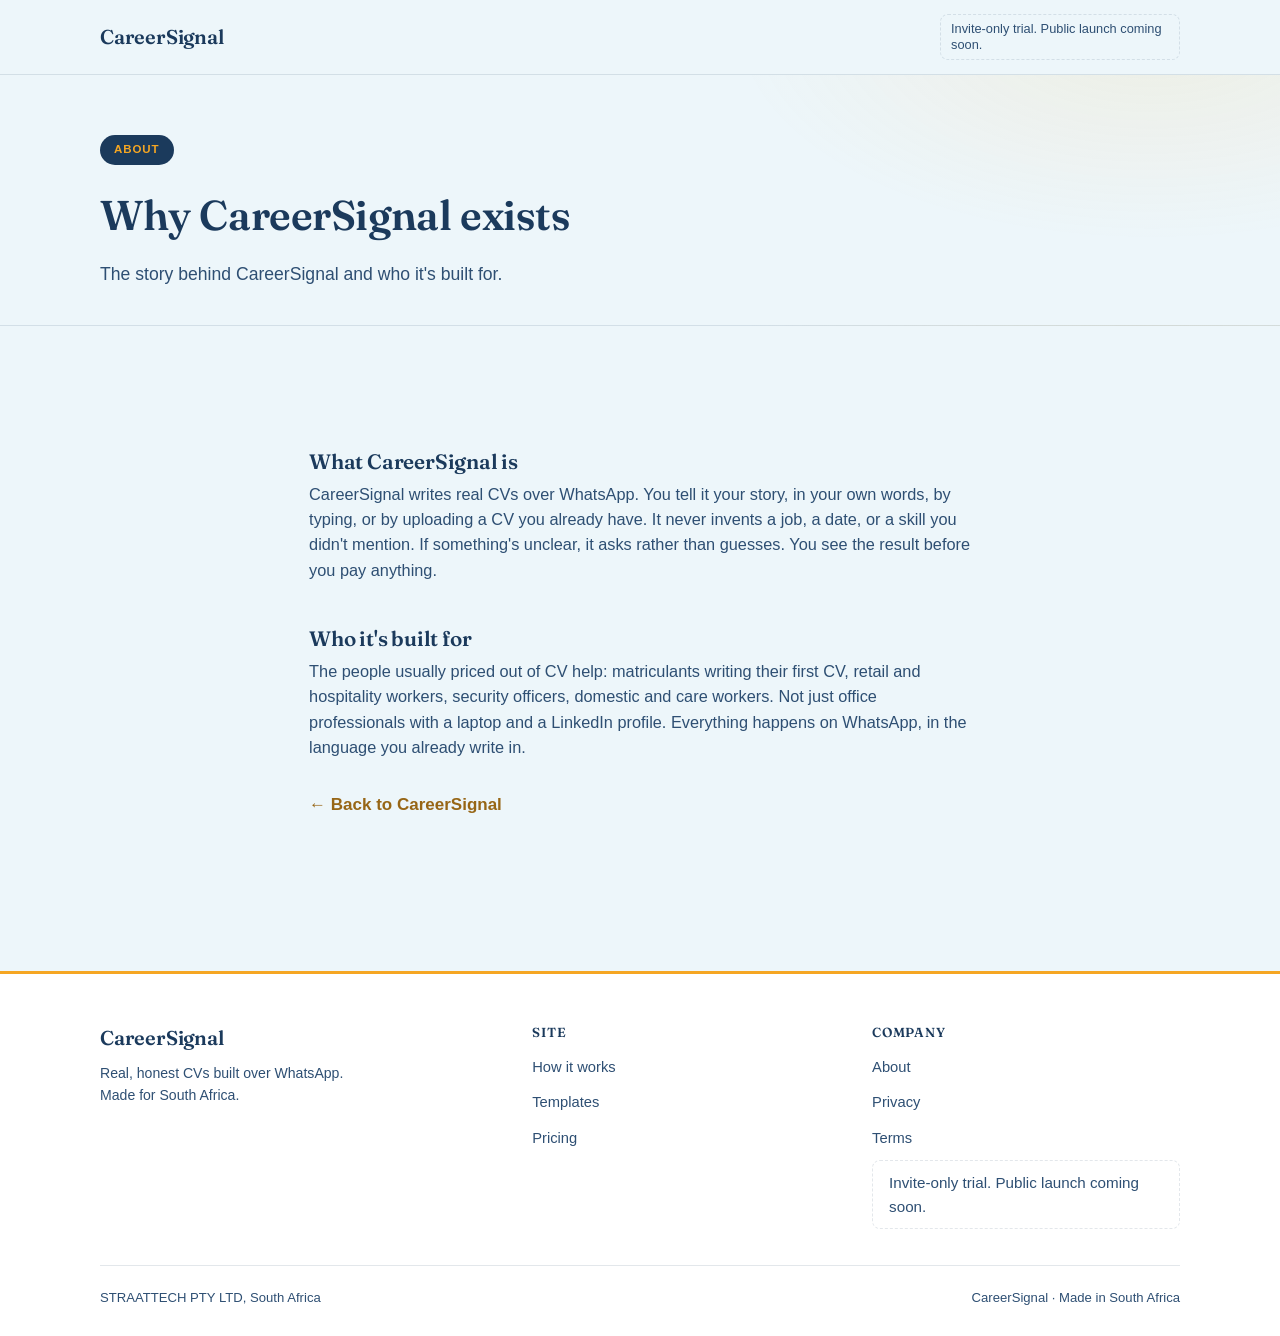
<file: about/index.html>
<!DOCTYPE html>
<html lang="en-ZA">
<head>
<meta charset="UTF-8">
<meta name="viewport" content="width=device-width, initial-scale=1.0">
<title>About CareerSignal | WhatsApp CV Service, South Africa</title>
<meta name="description" content="CareerSignal writes real, honest CVs over WhatsApp for South Africans priced out of CV help. Currently in an invite-only trial.">

<link rel="icon" href="/assets/favicon.svg" type="image/svg+xml">

<link rel="preconnect" href="https://fonts.googleapis.com">
<link rel="preconnect" href="https://fonts.gstatic.com" crossorigin>
<link href="https://fonts.googleapis.com/css2?family=Fraunces:opsz,wght@9..144,500;9..144,600;9..144,700&display=swap" rel="stylesheet">

<link rel="stylesheet" href="/styles.css">

<script type="application/ld+json">
{
  "@context": "https://schema.org",
  "@type": "Organization",
  "name": "CareerSignal",
  "url": "https://careersignal.co.za/",
  "parentOrganization": {
    "@type": "Organization",
    "name": "STRAATTECH PTY LTD"
  },
  "areaServed": "ZA"
}
</script>
<script type="application/ld+json">
{
  "@context": "https://schema.org",
  "@type": "BreadcrumbList",
  "itemListElement": [
    { "@type": "ListItem", "position": 1, "name": "Home", "item": "https://careersignal.co.za/" },
    { "@type": "ListItem", "position": 2, "name": "About", "item": "https://careersignal.co.za/about" }
  ]
}
</script>
</head>
<body>

<a class="skip-link" href="#main">Skip to content</a>

<header class="site-header">
  <div class="wrap header-inner">
    <a href="/" class="logo">CareerSignal</a>
    <!-- WHATSAPP LINK PLACEHOLDER: replace wa.me/PLACEHOLDER with the real WhatsApp number link once registration is complete -->
    <a class="btn btn-whatsapp btn-small" data-wa data-wa-href="https://wa.me/PLACEHOLDER" hidden>
      <span class="wa-icon" aria-hidden="true">
        <svg viewBox="0 0 24 24" width="16" height="16" fill="currentColor"><path d="M17.5 14.4c-.3-.1-1.6-.8-1.9-.9-.3-.1-.4-.1-.6.1-.2.3-.6.9-.8 1-.1.2-.3.2-.6.1-.3-.1-1.2-.4-2.3-1.4-.9-.8-1.4-1.7-1.6-2-.2-.3 0-.5.1-.6.1-.1.3-.3.4-.5.1-.1.2-.3.2-.4.1-.2 0-.3 0-.5s-.6-1.5-.9-2c-.2-.5-.4-.4-.6-.5H8.3c-.2 0-.5.1-.7.3-.2.3-.9.9-.9 2.1 0 1.2.9 2.4 1 2.6.1.2 1.8 2.8 4.4 3.9.6.3 1.1.4 1.5.5.6.2 1.2.2 1.6.1.5-.1 1.6-.6 1.8-1.3.2-.6.2-1.1.2-1.2-.1-.2-.2-.2-.5-.4z"/><path d="M12 2a10 10 0 0 0-8.6 15L2 22l5.2-1.4A10 10 0 1 0 12 2zm0 18.2a8.2 8.2 0 0 1-4.2-1.1l-.3-.2-3.1.8.8-3-.2-.3A8.2 8.2 0 1 1 12 20.2z"/></svg>
      </span>
      Start on WhatsApp
    </a>
    <p class="wa-fallback" data-wa-fallback>CareerSignal is in an invite-only trial. Public launch coming soon.</p>
  </div>
</header>

<main id="main">
  <section class="page-hero">
    <div class="wrap">
      <p class="eyebrow">About</p>
      <h1>Why CareerSignal exists</h1>
      <p class="hero-sub">The story behind CareerSignal and who it's built for.</p>
    </div>
  </section>

  <section>
    <div class="wrap page-content">
      <h2>What CareerSignal is</h2>
      <p>CareerSignal writes real CVs over WhatsApp. You tell it your story, in your own words, by typing, or by uploading a CV you already have. It never invents a job, a date, or a skill you didn't mention. If something's unclear, it asks rather than guesses. You see the result before you pay anything.</p>

      <h2>Who it's built for</h2>
      <p>The people usually priced out of CV help: matriculants writing their first CV, retail and hospitality workers, security officers, domestic and care workers. Not just office professionals with a laptop and a LinkedIn profile. Everything happens on WhatsApp, in the language you already write in.</p>

      <a class="back-home" href="/">&larr; Back to CareerSignal</a>
    </div>
  </section>
</main>

<footer class="site-footer">
  <div class="wrap">
    <div class="footer-grid">
      <div class="footer-brand">
        <a href="/" class="logo">CareerSignal</a>
        <p>Real, honest CVs built over WhatsApp. Made for South Africa.</p>
      </div>
      <div class="footer-col">
        <h4>Site</h4>
        <ul>
          <li><a href="/#how-it-works">How it works</a></li>
          <li><a href="/#templates">Templates</a></li>
          <li><a href="/#pricing">Pricing</a></li>
        </ul>
      </div>
      <div class="footer-col">
        <h4>Company</h4>
        <ul>
          <li><a href="/about">About</a></li>
          <li><a href="/privacy">Privacy</a></li>
          <li><a href="/terms">Terms</a></li>
          <!-- WHATSAPP LINK PLACEHOLDER: replace wa.me/PLACEHOLDER with the real WhatsApp number link once registration is complete -->
          <li><a data-wa data-wa-href="https://wa.me/PLACEHOLDER" hidden>Contact us on WhatsApp</a><span class="wa-fallback" data-wa-fallback>CareerSignal is in an invite-only trial. Public launch coming soon.</span></li>
        </ul>
      </div>
    </div>
    <div class="footer-bottom">
      <span>STRAATTECH PTY LTD, South Africa</span>
      <span>CareerSignal &middot; Made in South Africa</span>
    </div>
  </div>
</footer>

<script src="/script.js"></script>

</body>
</html>
</file>
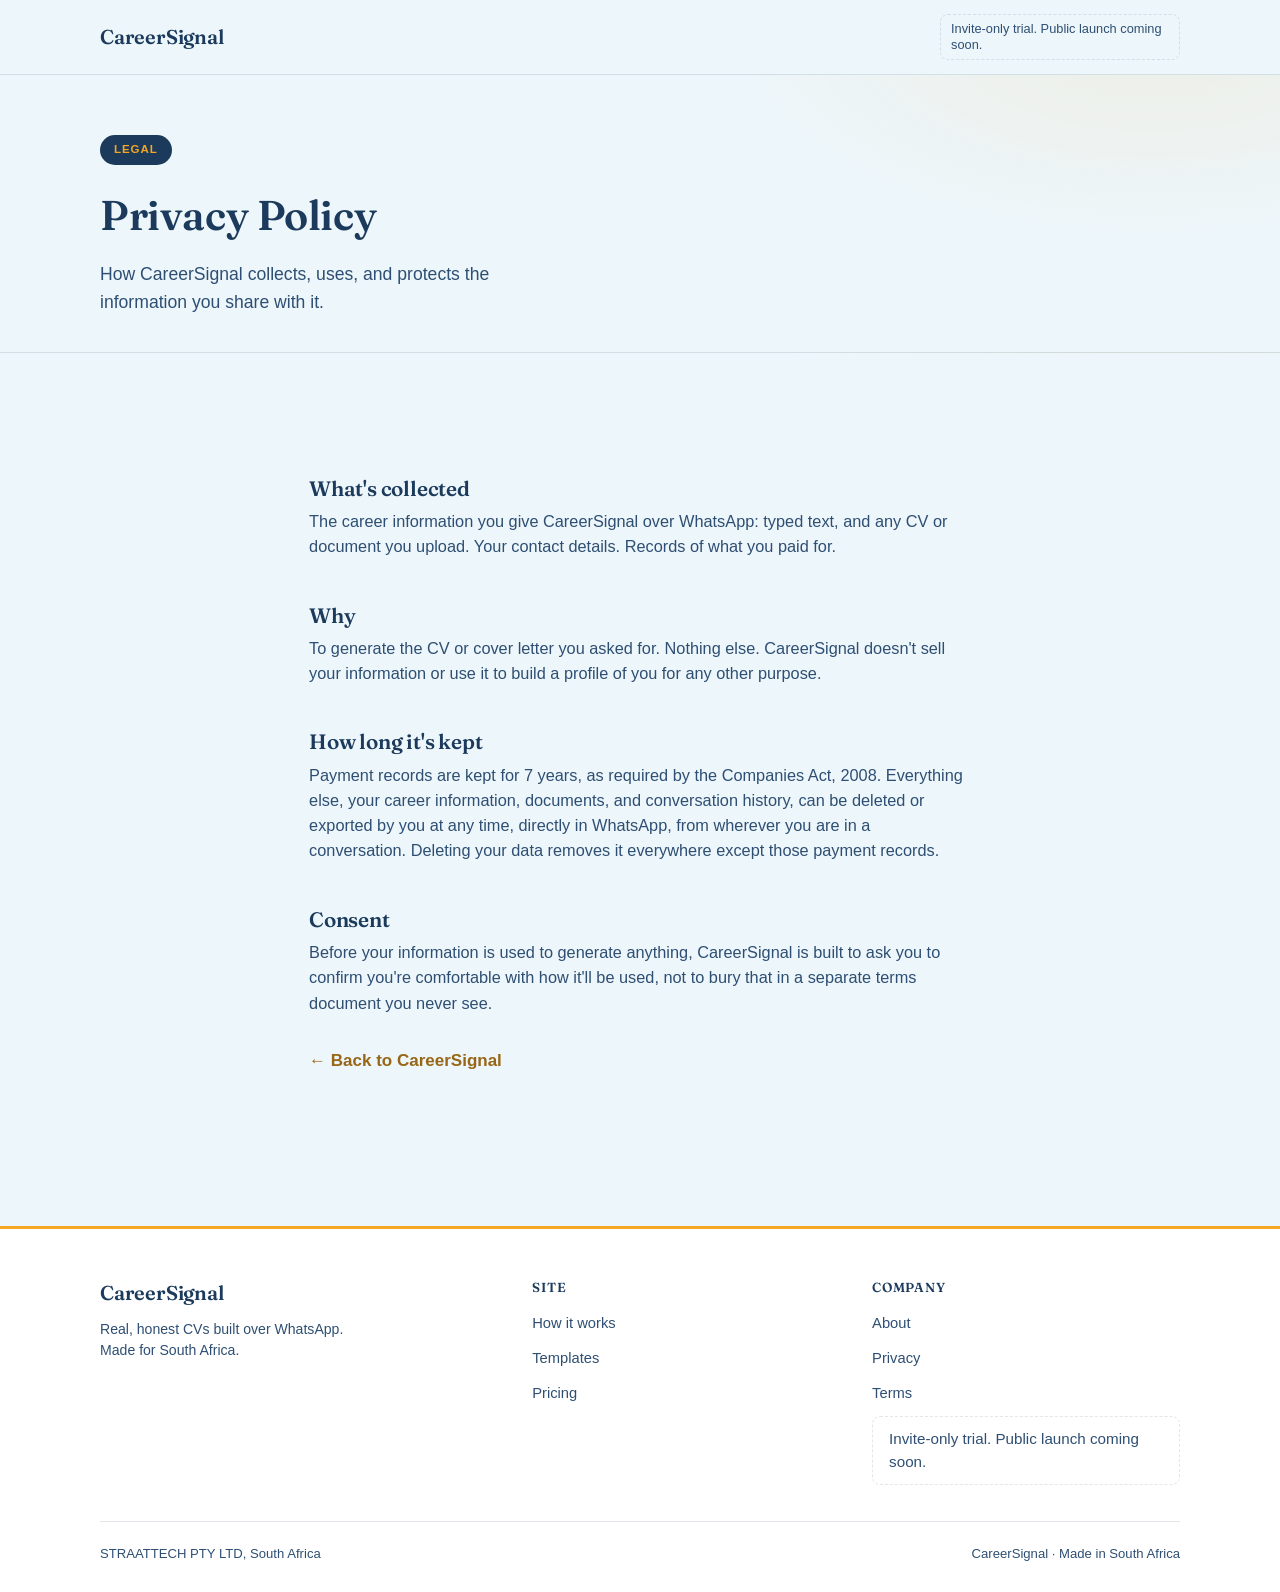
<file: privacy/index.html>
<!DOCTYPE html>
<html lang="en-ZA">
<head>
<meta charset="UTF-8">
<meta name="viewport" content="width=device-width, initial-scale=1.0">
<title>Privacy Policy | CareerSignal</title>
<meta name="description" content="How CareerSignal handles your information.">
<meta name="robots" content="noindex">

<link rel="icon" href="/assets/favicon.svg" type="image/svg+xml">

<link rel="preconnect" href="https://fonts.googleapis.com">
<link rel="preconnect" href="https://fonts.gstatic.com" crossorigin>
<link href="https://fonts.googleapis.com/css2?family=Fraunces:opsz,wght@9..144,500;9..144,600;9..144,700&display=swap" rel="stylesheet">

<link rel="stylesheet" href="/styles.css">

<script type="application/ld+json">
{
  "@context": "https://schema.org",
  "@type": "Organization",
  "name": "CareerSignal",
  "url": "https://careersignal.co.za/",
  "parentOrganization": {
    "@type": "Organization",
    "name": "STRAATTECH PTY LTD"
  },
  "areaServed": "ZA"
}
</script>
<script type="application/ld+json">
{
  "@context": "https://schema.org",
  "@type": "BreadcrumbList",
  "itemListElement": [
    { "@type": "ListItem", "position": 1, "name": "Home", "item": "https://careersignal.co.za/" },
    { "@type": "ListItem", "position": 2, "name": "Privacy Policy", "item": "https://careersignal.co.za/privacy" }
  ]
}
</script>
</head>
<body>

<a class="skip-link" href="#main">Skip to content</a>

<header class="site-header">
  <div class="wrap header-inner">
    <a href="/" class="logo">CareerSignal</a>
    <!-- WHATSAPP LINK PLACEHOLDER: replace wa.me/PLACEHOLDER with the real WhatsApp number link once registration is complete -->
    <a class="btn btn-whatsapp btn-small" data-wa data-wa-href="https://wa.me/PLACEHOLDER" hidden>
      <span class="wa-icon" aria-hidden="true">
        <svg viewBox="0 0 24 24" width="16" height="16" fill="currentColor"><path d="M17.5 14.4c-.3-.1-1.6-.8-1.9-.9-.3-.1-.4-.1-.6.1-.2.3-.6.9-.8 1-.1.2-.3.2-.6.1-.3-.1-1.2-.4-2.3-1.4-.9-.8-1.4-1.7-1.6-2-.2-.3 0-.5.1-.6.1-.1.3-.3.4-.5.1-.1.2-.3.2-.4.1-.2 0-.3 0-.5s-.6-1.5-.9-2c-.2-.5-.4-.4-.6-.5H8.3c-.2 0-.5.1-.7.3-.2.3-.9.9-.9 2.1 0 1.2.9 2.4 1 2.6.1.2 1.8 2.8 4.4 3.9.6.3 1.1.4 1.5.5.6.2 1.2.2 1.6.1.5-.1 1.6-.6 1.8-1.3.2-.6.2-1.1.2-1.2-.1-.2-.2-.2-.5-.4z"/><path d="M12 2a10 10 0 0 0-8.6 15L2 22l5.2-1.4A10 10 0 1 0 12 2zm0 18.2a8.2 8.2 0 0 1-4.2-1.1l-.3-.2-3.1.8.8-3-.2-.3A8.2 8.2 0 1 1 12 20.2z"/></svg>
      </span>
      Start on WhatsApp
    </a>
    <p class="wa-fallback" data-wa-fallback>CareerSignal is in an invite-only trial. Public launch coming soon.</p>
  </div>
</header>

<main id="main">
  <section class="page-hero">
    <div class="wrap">
      <p class="eyebrow">Legal</p>
      <h1>Privacy Policy</h1>
      <p class="hero-sub">How CareerSignal collects, uses, and protects the information you share with it.</p>
    </div>
  </section>

  <section>
    <div class="wrap page-content">
      <h2>What's collected</h2>
      <p>The career information you give CareerSignal over WhatsApp: typed text, and any CV or document you upload. Your contact details. Records of what you paid for.</p>

      <h2>Why</h2>
      <p>To generate the CV or cover letter you asked for. Nothing else. CareerSignal doesn't sell your information or use it to build a profile of you for any other purpose.</p>

      <h2>How long it's kept</h2>
      <p>Payment records are kept for 7 years, as required by the Companies Act, 2008. Everything else, your career information, documents, and conversation history, can be deleted or exported by you at any time, directly in WhatsApp, from wherever you are in a conversation. Deleting your data removes it everywhere except those payment records.</p>

      <h2>Consent</h2>
      <p>Before your information is used to generate anything, CareerSignal is built to ask you to confirm you're comfortable with how it'll be used, not to bury that in a separate terms document you never see.</p>

      <a class="back-home" href="/">&larr; Back to CareerSignal</a>
    </div>
  </section>
</main>

<footer class="site-footer">
  <div class="wrap">
    <div class="footer-grid">
      <div class="footer-brand">
        <a href="/" class="logo">CareerSignal</a>
        <p>Real, honest CVs built over WhatsApp. Made for South Africa.</p>
      </div>
      <div class="footer-col">
        <h4>Site</h4>
        <ul>
          <li><a href="/#how-it-works">How it works</a></li>
          <li><a href="/#templates">Templates</a></li>
          <li><a href="/#pricing">Pricing</a></li>
        </ul>
      </div>
      <div class="footer-col">
        <h4>Company</h4>
        <ul>
          <li><a href="/about">About</a></li>
          <li><a href="/privacy">Privacy</a></li>
          <li><a href="/terms">Terms</a></li>
          <!-- WHATSAPP LINK PLACEHOLDER: replace wa.me/PLACEHOLDER with the real WhatsApp number link once registration is complete -->
          <li><a data-wa data-wa-href="https://wa.me/PLACEHOLDER" hidden>Contact us on WhatsApp</a><span class="wa-fallback" data-wa-fallback>CareerSignal is in an invite-only trial. Public launch coming soon.</span></li>
        </ul>
      </div>
    </div>
    <div class="footer-bottom">
      <span>STRAATTECH PTY LTD, South Africa</span>
      <span>CareerSignal &middot; Made in South Africa</span>
    </div>
  </div>
</footer>

<script src="/script.js"></script>

</body>
</html>
</file>
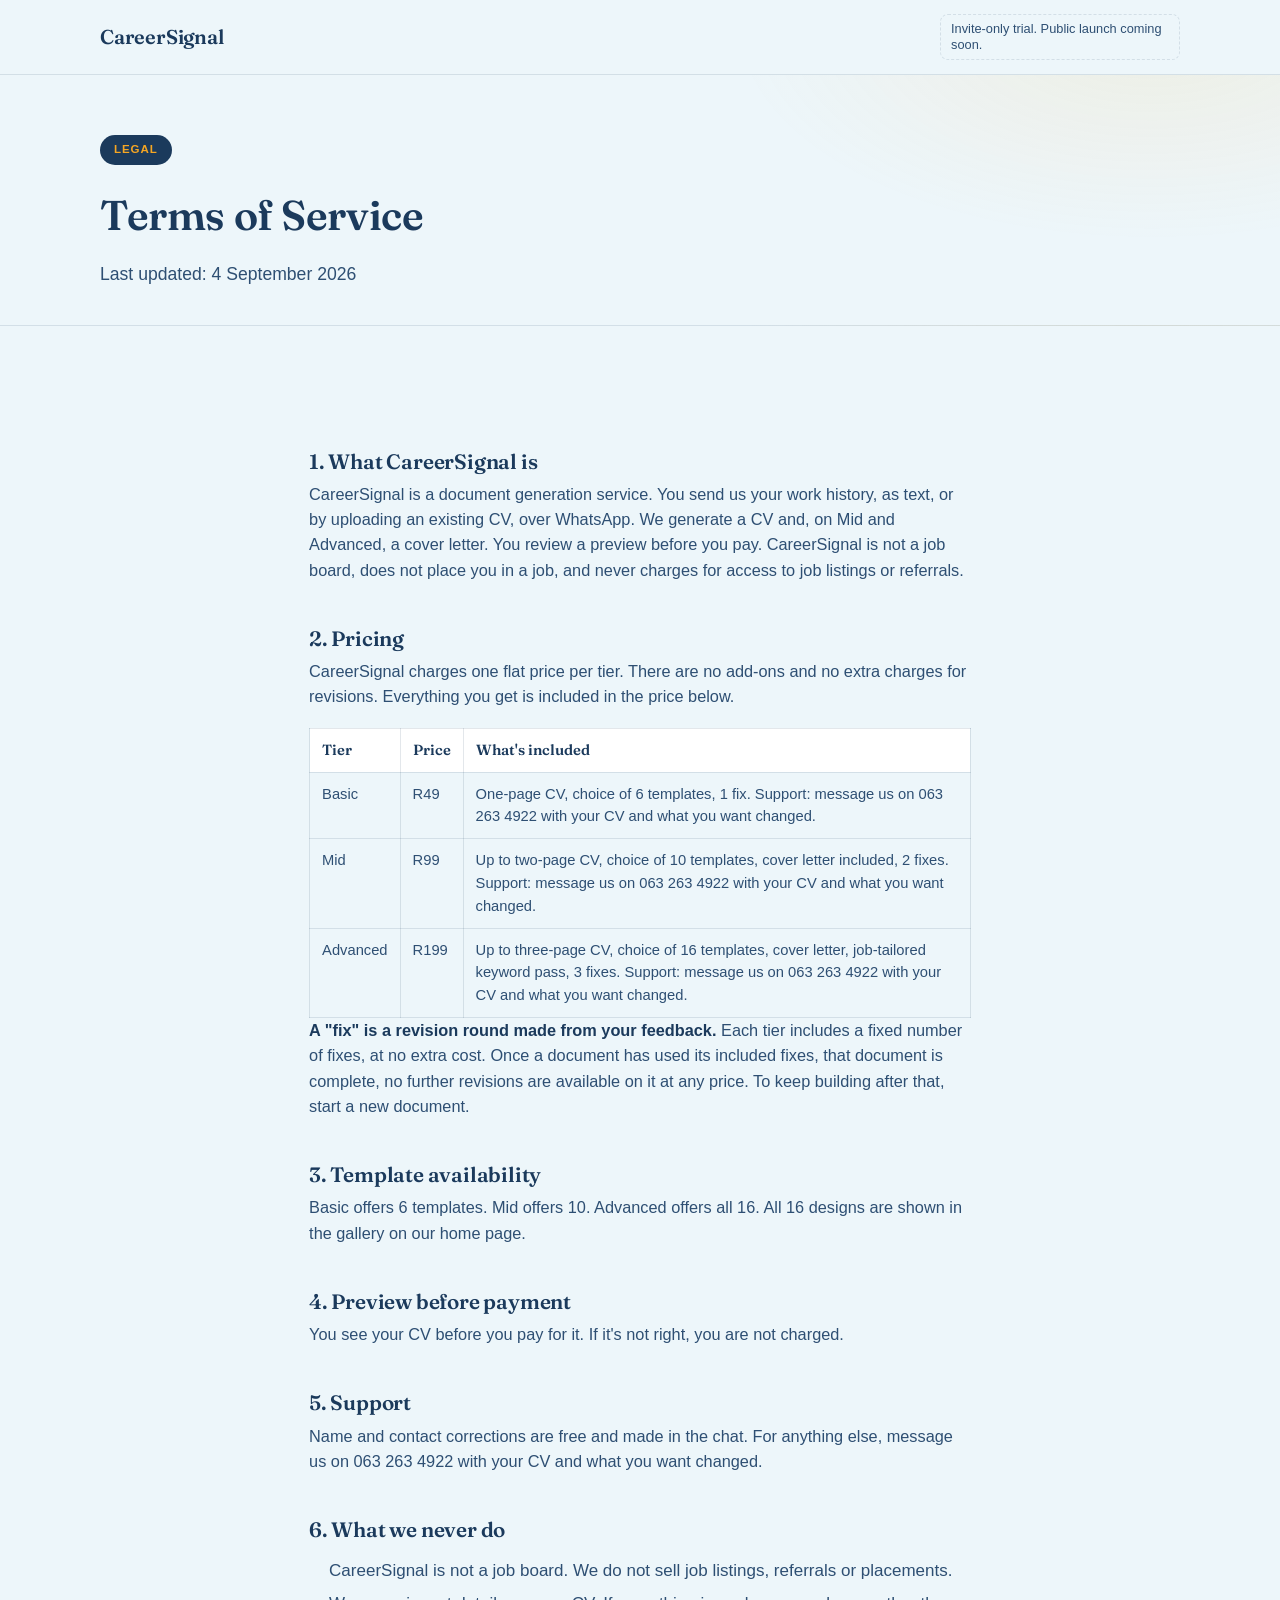
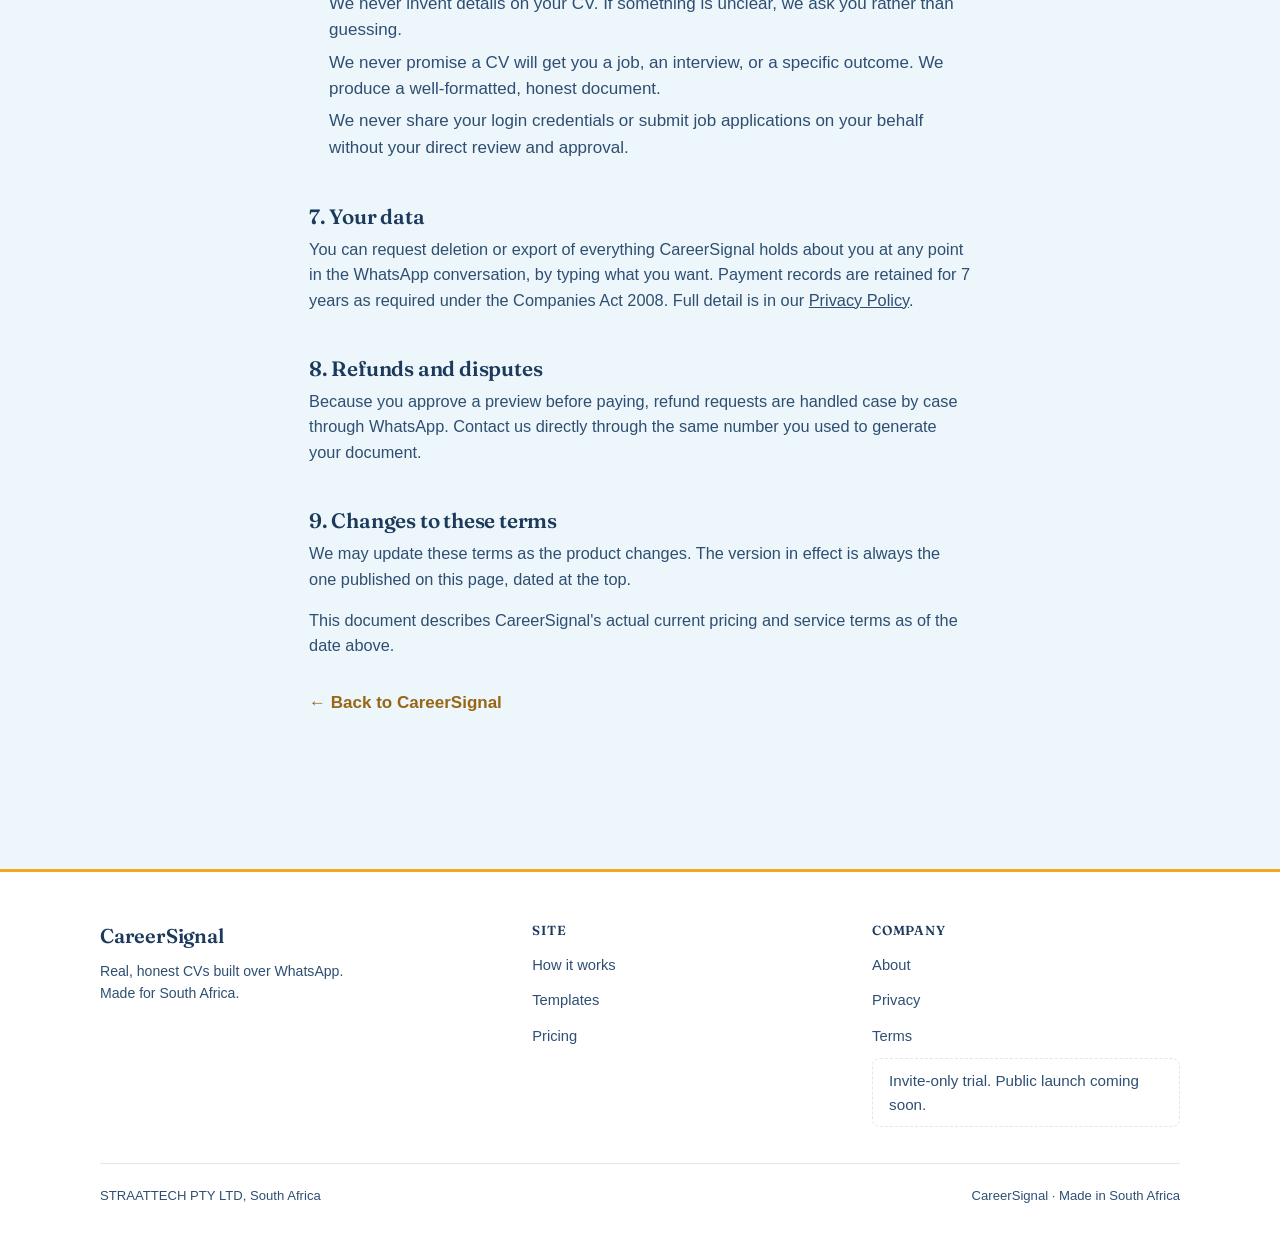
<file: terms/index.html>
<!DOCTYPE html>
<html lang="en-ZA">
<head>
<meta charset="UTF-8">
<meta name="viewport" content="width=device-width, initial-scale=1.0">
<title>Terms of Service | CareerSignal</title>
<meta name="description" content="The terms that apply when you use CareerSignal.">

<link rel="icon" href="/assets/favicon.svg" type="image/svg+xml">

<link rel="preconnect" href="https://fonts.googleapis.com">
<link rel="preconnect" href="https://fonts.gstatic.com" crossorigin>
<link href="https://fonts.googleapis.com/css2?family=Fraunces:opsz,wght@9..144,500;9..144,600;9..144,700&display=swap" rel="stylesheet">

<link rel="stylesheet" href="/styles.css">

<script type="application/ld+json">
{
  "@context": "https://schema.org",
  "@type": "Organization",
  "name": "CareerSignal",
  "url": "https://careersignal.co.za/",
  "parentOrganization": {
    "@type": "Organization",
    "name": "STRAATTECH PTY LTD"
  },
  "areaServed": "ZA"
}
</script>
<script type="application/ld+json">
{
  "@context": "https://schema.org",
  "@type": "BreadcrumbList",
  "itemListElement": [
    { "@type": "ListItem", "position": 1, "name": "Home", "item": "https://careersignal.co.za/" },
    { "@type": "ListItem", "position": 2, "name": "Terms of Service", "item": "https://careersignal.co.za/terms" }
  ]
}
</script>
</head>
<body>

<a class="skip-link" href="#main">Skip to content</a>

<header class="site-header">
  <div class="wrap header-inner">
    <a href="/" class="logo">CareerSignal</a>
    <!-- WHATSAPP LINK PLACEHOLDER: replace wa.me/PLACEHOLDER with the real WhatsApp number link once registration is complete -->
    <a class="btn btn-whatsapp btn-small" data-wa data-wa-href="https://wa.me/PLACEHOLDER" hidden>
      <span class="wa-icon" aria-hidden="true">
        <svg viewBox="0 0 24 24" width="16" height="16" fill="currentColor"><path d="M17.5 14.4c-.3-.1-1.6-.8-1.9-.9-.3-.1-.4-.1-.6.1-.2.3-.6.9-.8 1-.1.2-.3.2-.6.1-.3-.1-1.2-.4-2.3-1.4-.9-.8-1.4-1.7-1.6-2-.2-.3 0-.5.1-.6.1-.1.3-.3.4-.5.1-.1.2-.3.2-.4.1-.2 0-.3 0-.5s-.6-1.5-.9-2c-.2-.5-.4-.4-.6-.5H8.3c-.2 0-.5.1-.7.3-.2.3-.9.9-.9 2.1 0 1.2.9 2.4 1 2.6.1.2 1.8 2.8 4.4 3.9.6.3 1.1.4 1.5.5.6.2 1.2.2 1.6.1.5-.1 1.6-.6 1.8-1.3.2-.6.2-1.1.2-1.2-.1-.2-.2-.2-.5-.4z"/><path d="M12 2a10 10 0 0 0-8.6 15L2 22l5.2-1.4A10 10 0 1 0 12 2zm0 18.2a8.2 8.2 0 0 1-4.2-1.1l-.3-.2-3.1.8.8-3-.2-.3A8.2 8.2 0 1 1 12 20.2z"/></svg>
      </span>
      Start on WhatsApp
    </a>
    <p class="wa-fallback" data-wa-fallback>CareerSignal is in an invite-only trial. Public launch coming soon.</p>
  </div>
</header>

<main id="main">
  <section class="page-hero">
    <div class="wrap">
      <p class="eyebrow">Legal</p>
      <h1>Terms of Service</h1>
      <p class="hero-sub">Last updated: 4 September 2026</p>
    </div>
  </section>

  <section>
    <div class="wrap page-content">
      <h2>1. What CareerSignal is</h2>
      <p>CareerSignal is a document generation service. You send us your work history, as text, or by uploading an existing CV, over WhatsApp. We generate a CV and, on Mid and Advanced, a cover letter. You review a preview before you pay. CareerSignal is not a job board, does not place you in a job, and never charges for access to job listings or referrals.</p>

      <h2>2. Pricing</h2>
      <p>CareerSignal charges one flat price per tier. There are no add-ons and no extra charges for revisions. Everything you get is included in the price below.</p>
      <div class="table-scroll">
        <table>
          <thead>
            <tr><th>Tier</th><th>Price</th><th>What's included</th></tr>
          </thead>
          <tbody>
            <tr><td>Basic</td><td>R49</td><td>One-page CV, choice of 6 templates, 1 fix. Support: message us on 063 263 4922 with your CV and what you want changed.</td></tr>
            <tr><td>Mid</td><td>R99</td><td>Up to two-page CV, choice of 10 templates, cover letter included, 2 fixes. Support: message us on 063 263 4922 with your CV and what you want changed.</td></tr>
            <tr><td>Advanced</td><td>R199</td><td>Up to three-page CV, choice of 16 templates, cover letter, job-tailored keyword pass, 3 fixes. Support: message us on 063 263 4922 with your CV and what you want changed.</td></tr>
          </tbody>
        </table>
      </div>
      <p><strong>A "fix" is a revision round made from your feedback.</strong> Each tier includes a fixed number of fixes, at no extra cost. Once a document has used its included fixes, that document is complete, no further revisions are available on it at any price. To keep building after that, start a new document.</p>

      <h2>3. Template availability</h2>
      <p>Basic offers 6 templates. Mid offers 10. Advanced offers all 16. All 16 designs are shown in the gallery on our home page.</p>

      <h2>4. Preview before payment</h2>
      <p>You see your CV before you pay for it. If it's not right, you are not charged.</p>

      <h2>5. Support</h2>
      <p>Name and contact corrections are free and made in the chat. For anything else, message us on 063 263 4922 with your CV and what you want changed.</p>

      <h2>6. What we never do</h2>
      <ul>
        <li>CareerSignal is not a job board. We do not sell job listings, referrals or placements.</li>
        <li>We never invent details on your CV. If something is unclear, we ask you rather than guessing.</li>
        <li>We never promise a CV will get you a job, an interview, or a specific outcome. We produce a well-formatted, honest document.</li>
        <li>We never share your login credentials or submit job applications on your behalf without your direct review and approval.</li>
      </ul>

      <h2>7. Your data</h2>
      <p>You can request deletion or export of everything CareerSignal holds about you at any point in the WhatsApp conversation, by typing what you want. Payment records are retained for 7 years as required under the Companies Act 2008. Full detail is in our <a href="/privacy">Privacy Policy</a>.</p>

      <h2>8. Refunds and disputes</h2>
      <p>Because you approve a preview before paying, refund requests are handled case by case through WhatsApp. Contact us directly through the same number you used to generate your document.</p>

      <h2>9. Changes to these terms</h2>
      <p>We may update these terms as the product changes. The version in effect is always the one published on this page, dated at the top.</p>

      <p>This document describes CareerSignal's actual current pricing and service terms as of the date above.</p>

      <a class="back-home" href="/">&larr; Back to CareerSignal</a>
    </div>
  </section>
</main>

<footer class="site-footer">
  <div class="wrap">
    <div class="footer-grid">
      <div class="footer-brand">
        <a href="/" class="logo">CareerSignal</a>
        <p>Real, honest CVs built over WhatsApp. Made for South Africa.</p>
      </div>
      <div class="footer-col">
        <h4>Site</h4>
        <ul>
          <li><a href="/#how-it-works">How it works</a></li>
          <li><a href="/#templates">Templates</a></li>
          <li><a href="/#pricing">Pricing</a></li>
        </ul>
      </div>
      <div class="footer-col">
        <h4>Company</h4>
        <ul>
          <li><a href="/about">About</a></li>
          <li><a href="/privacy">Privacy</a></li>
          <li><a href="/terms">Terms</a></li>
          <!-- WHATSAPP LINK PLACEHOLDER: replace wa.me/PLACEHOLDER with the real WhatsApp number link once registration is complete -->
          <li><a data-wa data-wa-href="https://wa.me/PLACEHOLDER" hidden>Contact us on WhatsApp</a><span class="wa-fallback" data-wa-fallback>CareerSignal is in an invite-only trial. Public launch coming soon.</span></li>
        </ul>
      </div>
    </div>
    <div class="footer-bottom">
      <span>STRAATTECH PTY LTD, South Africa</span>
      <span>CareerSignal &middot; Made in South Africa</span>
    </div>
  </div>
</footer>

<script src="/script.js"></script>

</body>
</html>
</file>
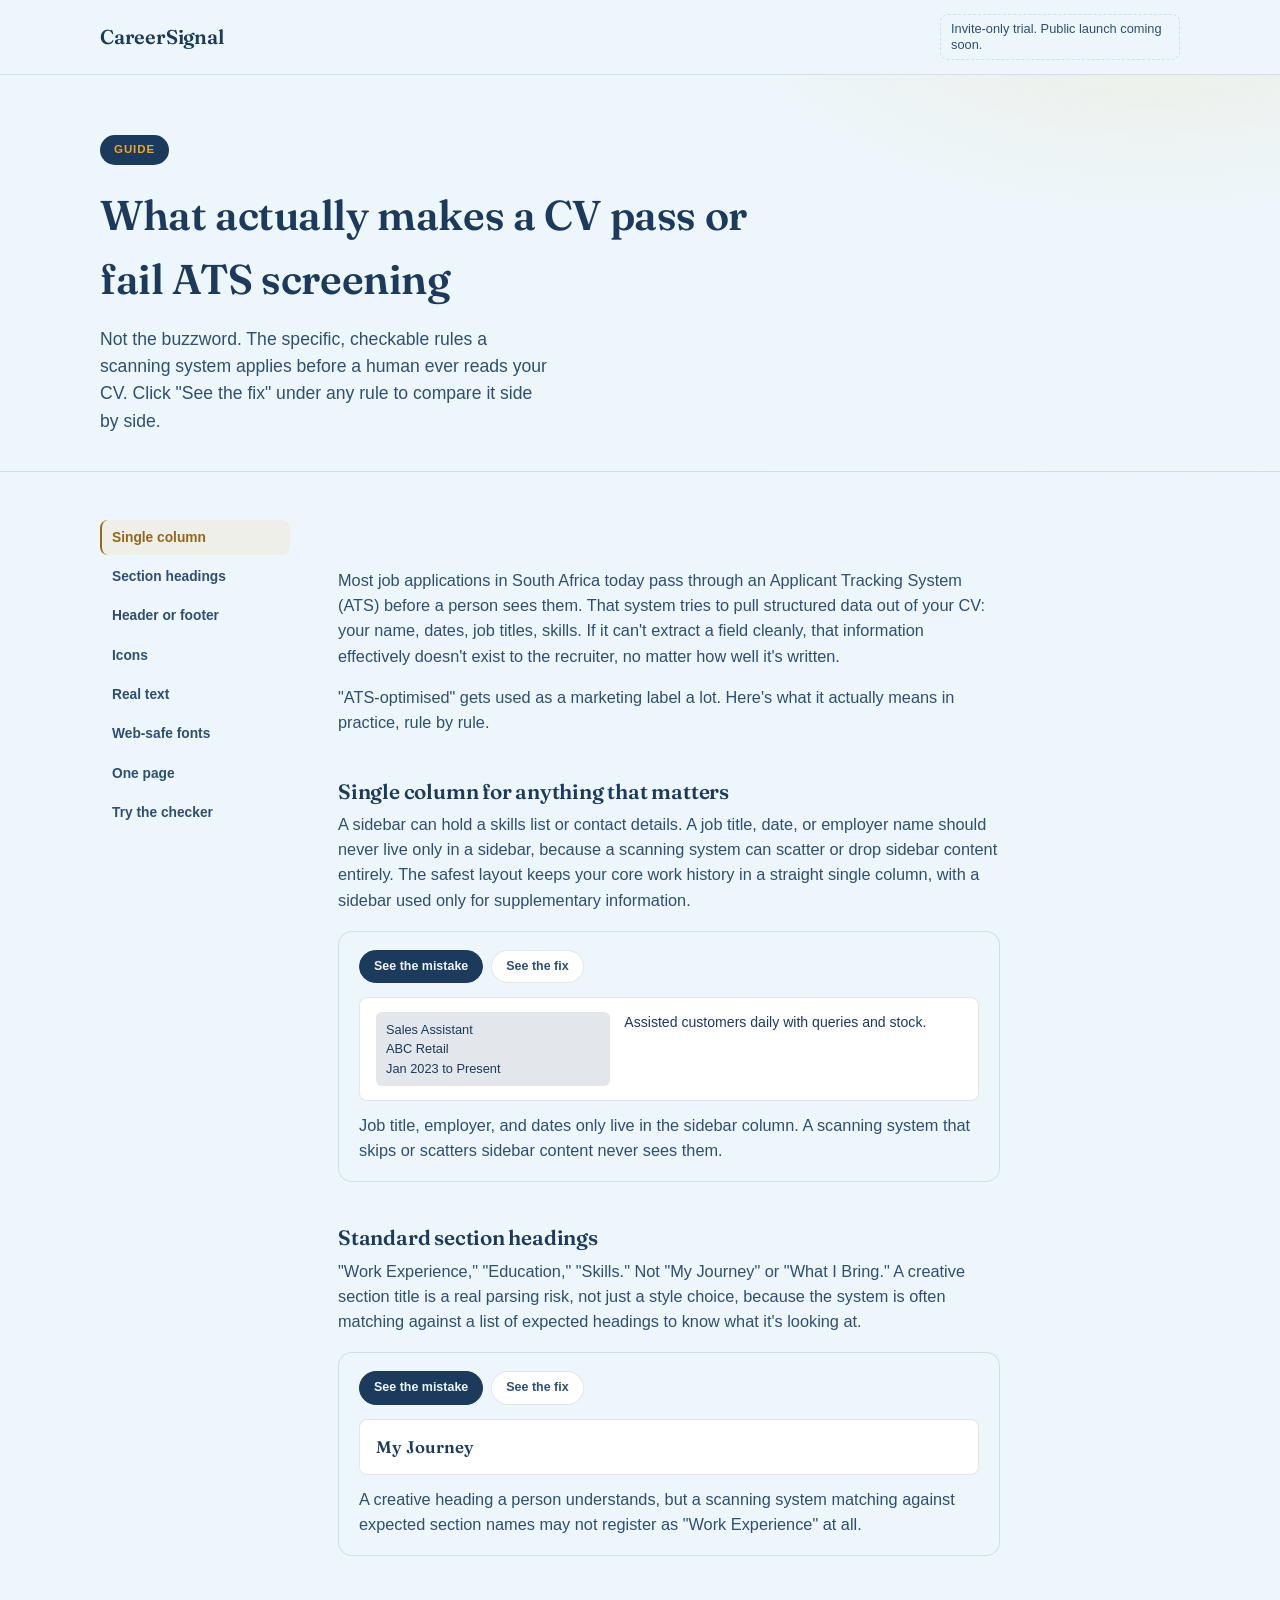
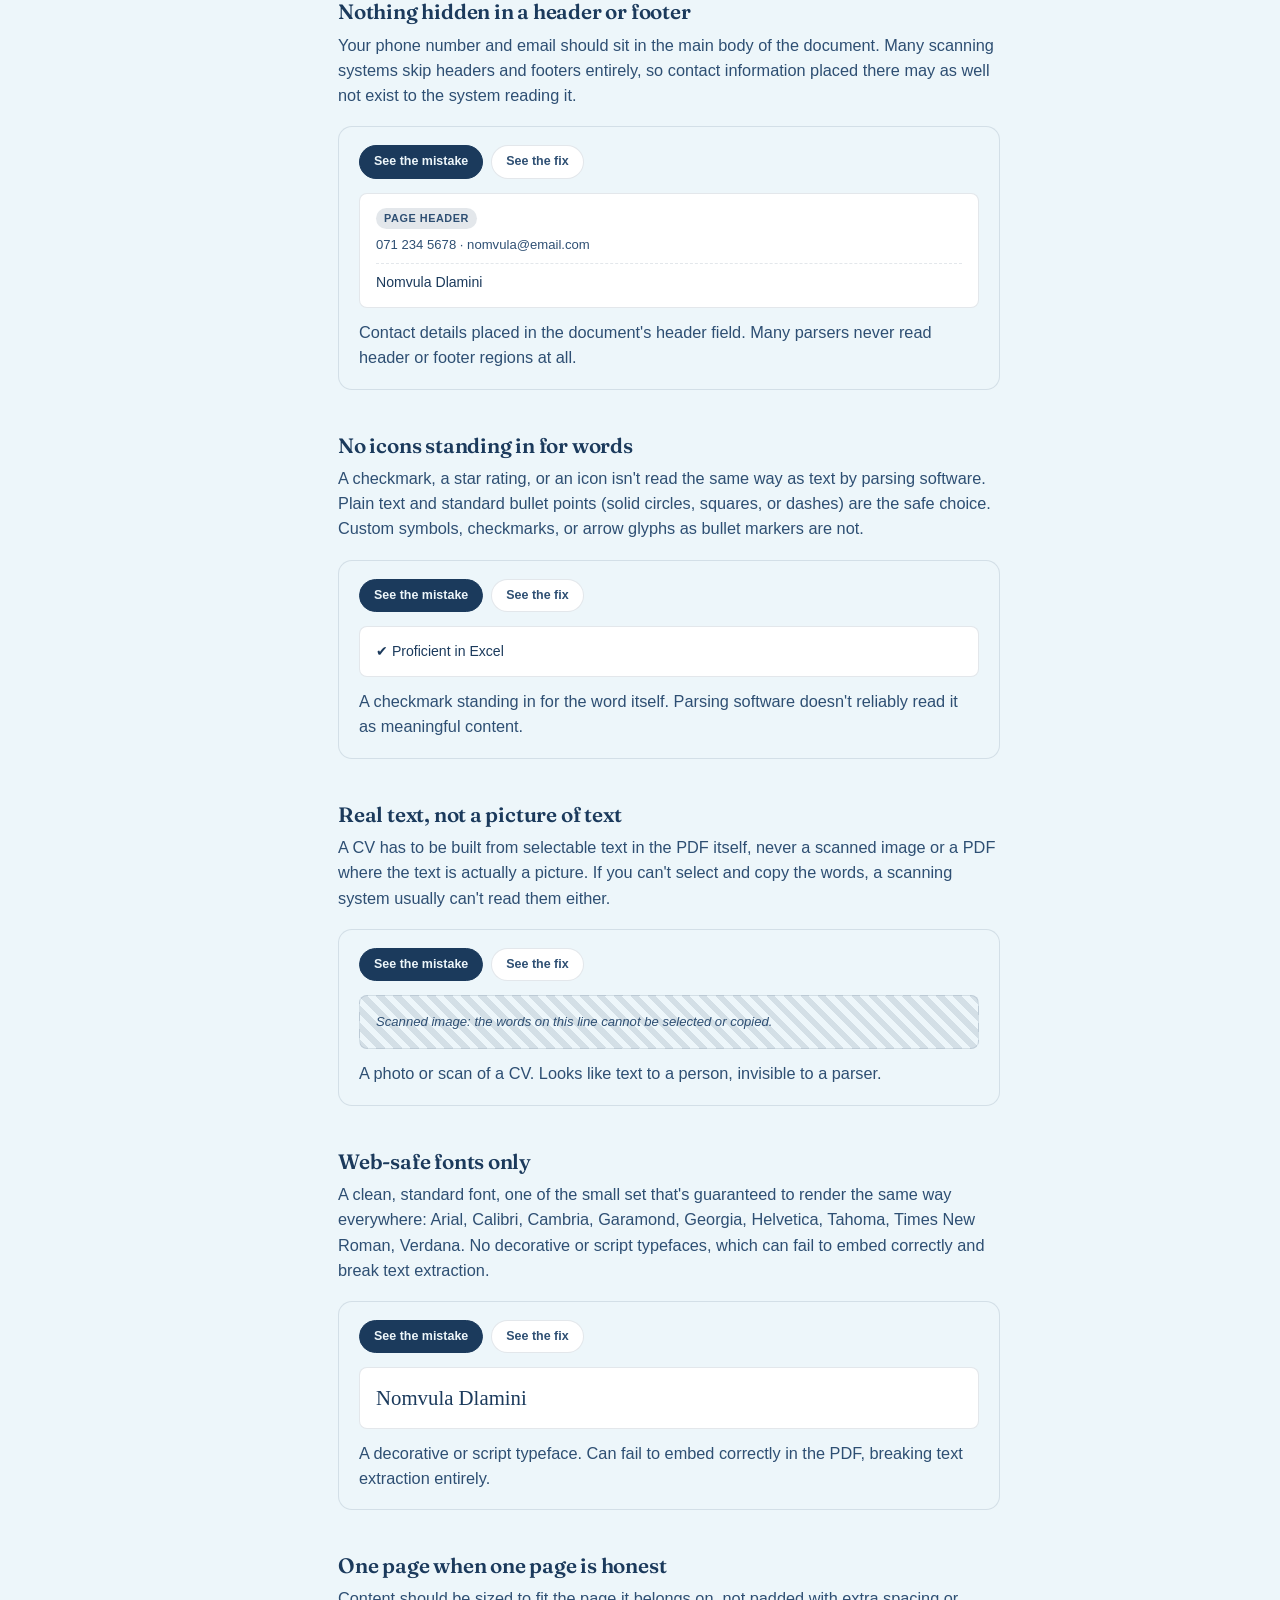
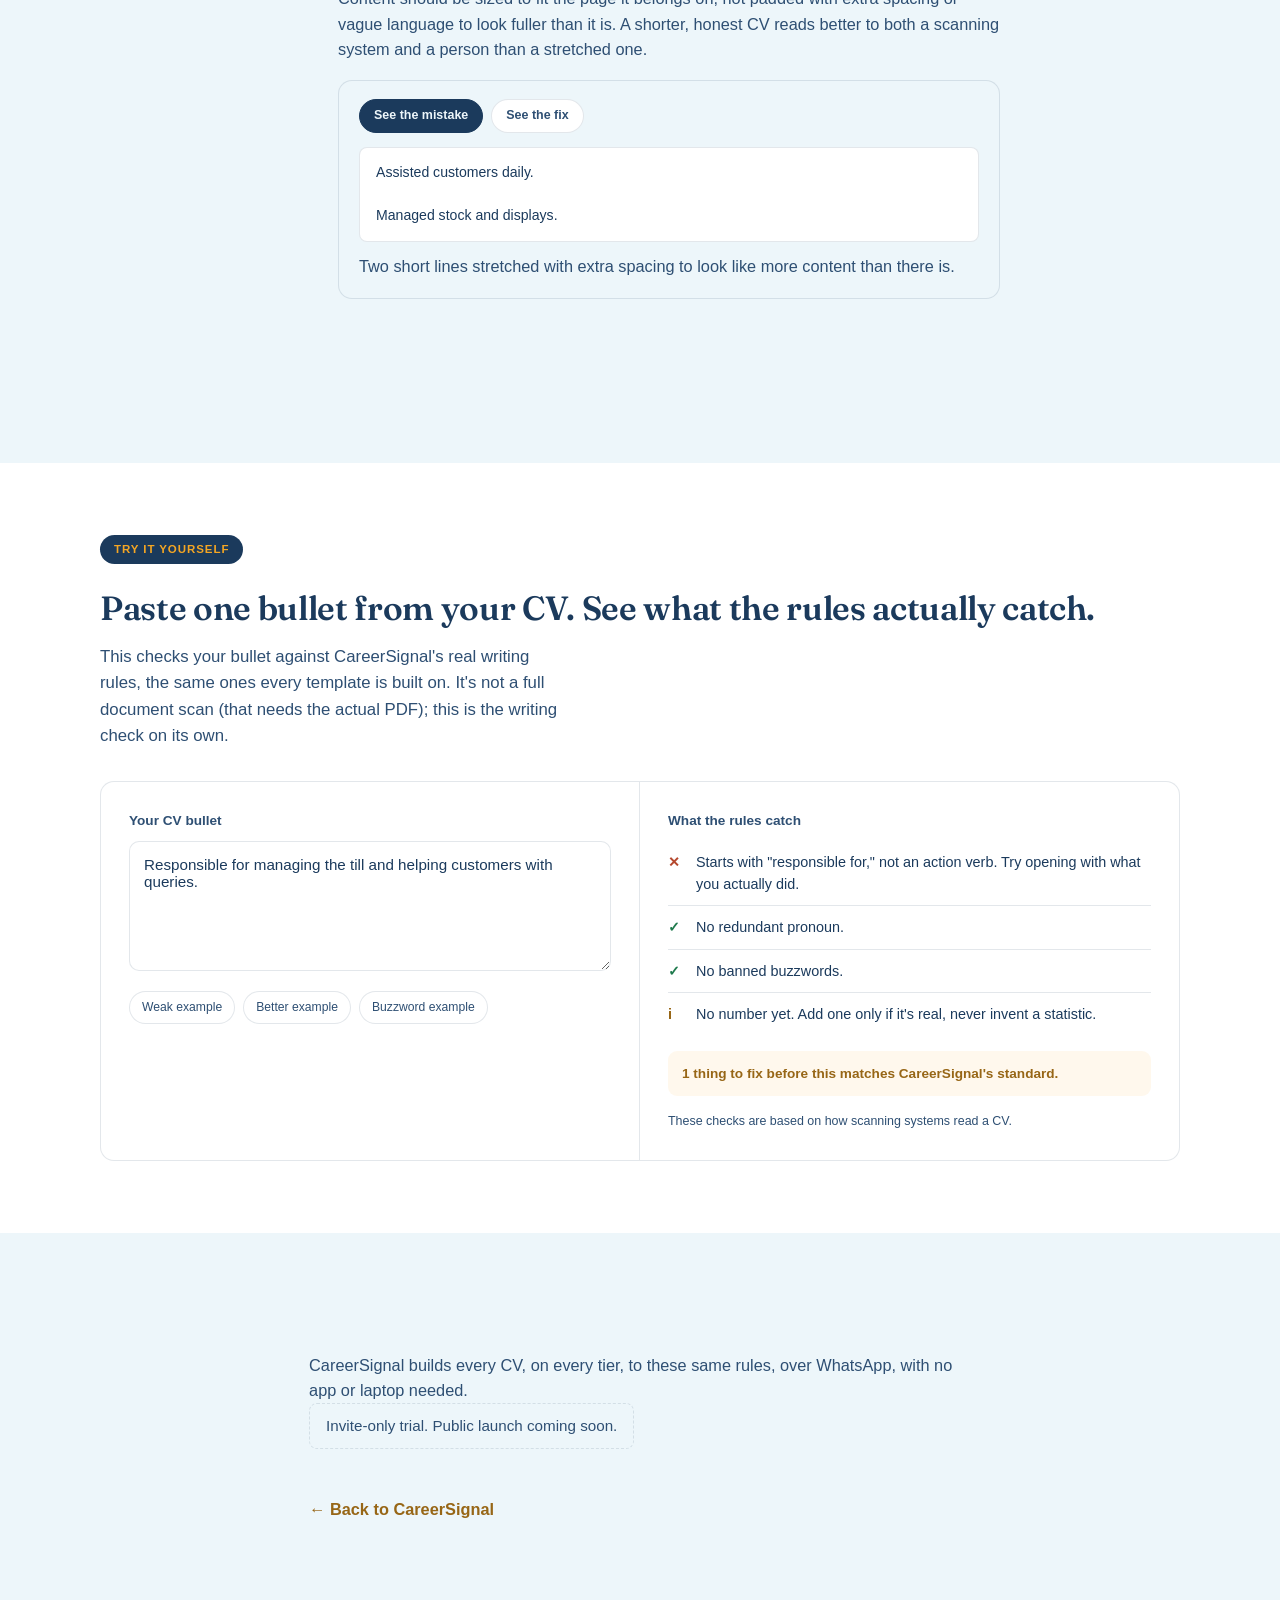
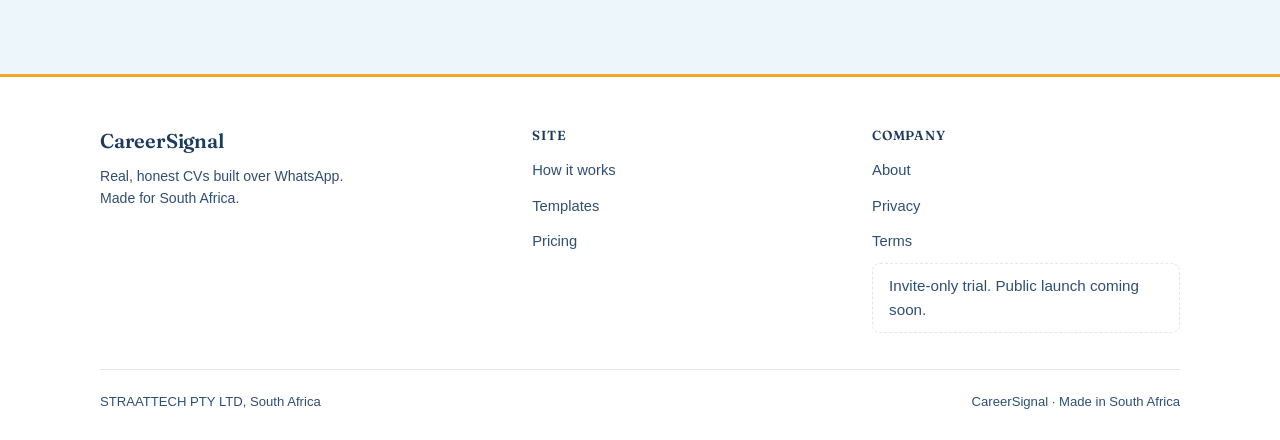
<file: guides/ats-cv-south-africa/index.html>
<!DOCTYPE html>
<html lang="en-ZA">
<head>
<meta charset="UTF-8">
<meta name="viewport" content="width=device-width, initial-scale=1.0">
<title>What Makes a CV Pass ATS Screening | CareerSignal</title>
<meta name="description" content="The specific formatting rules that determine whether a scanning system can actually read your CV, not just the buzzword. Written for South African job seekers.">

<link rel="icon" href="/assets/favicon.svg" type="image/svg+xml">

<link rel="preconnect" href="https://fonts.googleapis.com">
<link rel="preconnect" href="https://fonts.gstatic.com" crossorigin>
<link href="https://fonts.googleapis.com/css2?family=Fraunces:opsz,wght@9..144,500;9..144,600;9..144,700&display=swap" rel="stylesheet">

<link rel="stylesheet" href="/styles.css">

<script type="application/ld+json">
{
  "@context": "https://schema.org",
  "@type": "Organization",
  "name": "CareerSignal",
  "url": "https://careersignal.co.za/",
  "parentOrganization": {
    "@type": "Organization",
    "name": "STRAATTECH PTY LTD"
  },
  "areaServed": "ZA"
}
</script>
<script type="application/ld+json">
{
  "@context": "https://schema.org",
  "@type": "BreadcrumbList",
  "itemListElement": [
    { "@type": "ListItem", "position": 1, "name": "Home", "item": "https://careersignal.co.za/" },
    { "@type": "ListItem", "position": 2, "name": "Guides", "item": "https://careersignal.co.za/guides/ats-cv-south-africa" }
  ]
}
</script>
</head>
<body>

<a class="skip-link" href="#main">Skip to content</a>

<header class="site-header">
  <div class="wrap header-inner">
    <a href="/" class="logo">CareerSignal</a>
    <!-- WHATSAPP LINK PLACEHOLDER: replace wa.me/PLACEHOLDER with the real WhatsApp number link once registration is complete -->
    <a class="btn btn-whatsapp btn-small" data-wa data-wa-href="https://wa.me/PLACEHOLDER" hidden>
      <span class="wa-icon" aria-hidden="true">
        <svg viewBox="0 0 24 24" width="16" height="16" fill="currentColor"><path d="M17.5 14.4c-.3-.1-1.6-.8-1.9-.9-.3-.1-.4-.1-.6.1-.2.3-.6.9-.8 1-.1.2-.3.2-.6.1-.3-.1-1.2-.4-2.3-1.4-.9-.8-1.4-1.7-1.6-2-.2-.3 0-.5.1-.6.1-.1.3-.3.4-.5.1-.1.2-.3.2-.4.1-.2 0-.3 0-.5s-.6-1.5-.9-2c-.2-.5-.4-.4-.6-.5H8.3c-.2 0-.5.1-.7.3-.2.3-.9.9-.9 2.1 0 1.2.9 2.4 1 2.6.1.2 1.8 2.8 4.4 3.9.6.3 1.1.4 1.5.5.6.2 1.2.2 1.6.1.5-.1 1.6-.6 1.8-1.3.2-.6.2-1.1.2-1.2-.1-.2-.2-.2-.5-.4z"/><path d="M12 2a10 10 0 0 0-8.6 15L2 22l5.2-1.4A10 10 0 1 0 12 2zm0 18.2a8.2 8.2 0 0 1-4.2-1.1l-.3-.2-3.1.8.8-3-.2-.3A8.2 8.2 0 1 1 12 20.2z"/></svg>
      </span>
      Start on WhatsApp
    </a>
    <p class="wa-fallback" data-wa-fallback>CareerSignal is in an invite-only trial. Public launch coming soon.</p>
  </div>
</header>

<main id="main">
  <section class="page-hero">
    <div class="wrap">
      <p class="eyebrow">Guide</p>
      <h1>What actually makes a CV pass or fail ATS screening</h1>
      <p class="hero-sub">Not the buzzword. The specific, checkable rules a scanning system applies before a human ever reads your CV. Click "See the fix" under any rule to compare it side by side.</p>
    </div>
  </section>

  <section class="guide-body">
    <div class="wrap guide-layout">
      <nav class="guide-nav" aria-label="Rules on this page">
        <a href="#rule-single-column" data-spy>Single column</a>
        <a href="#rule-headings" data-spy>Section headings</a>
        <a href="#rule-header-footer" data-spy>Header or footer</a>
        <a href="#rule-icons" data-spy>Icons</a>
        <a href="#rule-real-text" data-spy>Real text</a>
        <a href="#rule-fonts" data-spy>Web-safe fonts</a>
        <a href="#rule-one-page" data-spy>One page</a>
        <a href="#bullet-checker" data-spy>Try the checker</a>
      </nav>

      <div class="page-content guide-article">
        <p>Most job applications in South Africa today pass through an Applicant Tracking System (ATS) before a person sees them. That system tries to pull structured data out of your CV: your name, dates, job titles, skills. If it can't extract a field cleanly, that information effectively doesn't exist to the recruiter, no matter how well it's written.</p>
        <p>"ATS-optimised" gets used as a marketing label a lot. Here's what it actually means in practice, rule by rule.</p>

        <h2 id="rule-single-column">Single column for anything that matters</h2>
        <p>A sidebar can hold a skills list or contact details. A job title, date, or employer name should never live only in a sidebar, because a scanning system can scatter or drop sidebar content entirely. The safest layout keeps your core work history in a straight single column, with a sidebar used only for supplementary information.</p>
        <div class="rule-toggle" data-rule-toggle>
          <div class="rule-toggle-buttons">
            <button type="button" class="rule-toggle-btn active" data-show="bad">See the mistake</button>
            <button type="button" class="rule-toggle-btn" data-show="good">See the fix</button>
          </div>
          <div class="rule-toggle-panel active" data-panel="bad">
            <div class="rule-sample rule-sample-sidebar">
              <span class="rule-sample-side">Sales Assistant<br>ABC Retail<br>Jan 2023 to Present</span>
              <span class="rule-sample-main">Assisted customers daily with queries and stock.</span>
            </div>
            <p class="rule-toggle-caption">Job title, employer, and dates only live in the sidebar column. A scanning system that skips or scatters sidebar content never sees them.</p>
          </div>
          <div class="rule-toggle-panel" data-panel="good" hidden>
            <div class="rule-sample">
              <span class="rule-sample-main"><strong>Sales Assistant, ABC Retail</strong><br>Jan 2023 to Present<br>Assisted customers daily with queries and stock.</span>
            </div>
            <p class="rule-toggle-caption">Job title, employer, and dates sit in the main single-column body, where every scanning system reads them.</p>
          </div>
        </div>

        <h2 id="rule-headings">Standard section headings</h2>
        <p>"Work Experience," "Education," "Skills." Not "My Journey" or "What I Bring." A creative section title is a real parsing risk, not just a style choice, because the system is often matching against a list of expected headings to know what it's looking at.</p>
        <div class="rule-toggle" data-rule-toggle>
          <div class="rule-toggle-buttons">
            <button type="button" class="rule-toggle-btn active" data-show="bad">See the mistake</button>
            <button type="button" class="rule-toggle-btn" data-show="good">See the fix</button>
          </div>
          <div class="rule-toggle-panel active" data-panel="bad">
            <div class="rule-sample"><span class="rule-sample-heading">My Journey</span></div>
            <p class="rule-toggle-caption">A creative heading a person understands, but a scanning system matching against expected section names may not register as "Work Experience" at all.</p>
          </div>
          <div class="rule-toggle-panel" data-panel="good" hidden>
            <div class="rule-sample"><span class="rule-sample-heading">Work Experience</span></div>
            <p class="rule-toggle-caption">A standard, recognisable heading every ATS is built to look for.</p>
          </div>
        </div>

        <h2 id="rule-header-footer">Nothing hidden in a header or footer</h2>
        <p>Your phone number and email should sit in the main body of the document. Many scanning systems skip headers and footers entirely, so contact information placed there may as well not exist to the system reading it.</p>
        <div class="rule-toggle" data-rule-toggle>
          <div class="rule-toggle-buttons">
            <button type="button" class="rule-toggle-btn active" data-show="bad">See the mistake</button>
            <button type="button" class="rule-toggle-btn" data-show="good">See the fix</button>
          </div>
          <div class="rule-toggle-panel active" data-panel="bad">
            <div class="rule-sample rule-sample-header">
              <span class="rule-sample-tag">Page header</span>
              <span class="rule-sample-faded">071 234 5678 &middot; nomvula@email.com</span>
              <hr>
              <span class="rule-sample-main">Nomvula Dlamini</span>
            </div>
            <p class="rule-toggle-caption">Contact details placed in the document's header field. Many parsers never read header or footer regions at all.</p>
          </div>
          <div class="rule-toggle-panel" data-panel="good" hidden>
            <div class="rule-sample">
              <span class="rule-sample-main"><strong>Nomvula Dlamini</strong><br>071 234 5678 &middot; nomvula@email.com</span>
            </div>
            <p class="rule-toggle-caption">Same details, moved into the document body directly under the name, where they're always read.</p>
          </div>
        </div>

        <h2 id="rule-icons">No icons standing in for words</h2>
        <p>A checkmark, a star rating, or an icon isn't read the same way as text by parsing software. Plain text and standard bullet points (solid circles, squares, or dashes) are the safe choice. Custom symbols, checkmarks, or arrow glyphs as bullet markers are not.</p>
        <div class="rule-toggle" data-rule-toggle>
          <div class="rule-toggle-buttons">
            <button type="button" class="rule-toggle-btn active" data-show="bad">See the mistake</button>
            <button type="button" class="rule-toggle-btn" data-show="good">See the fix</button>
          </div>
          <div class="rule-toggle-panel active" data-panel="bad">
            <div class="rule-sample"><span class="rule-sample-main">✔ Proficient in Excel</span></div>
            <p class="rule-toggle-caption">A checkmark standing in for the word itself. Parsing software doesn't reliably read it as meaningful content.</p>
          </div>
          <div class="rule-toggle-panel" data-panel="good" hidden>
            <div class="rule-sample"><span class="rule-sample-main">&bull; Proficient in Excel</span></div>
            <p class="rule-toggle-caption">A standard bullet point and plain text. Reads the same to a person and to a scanning system.</p>
          </div>
        </div>

        <h2 id="rule-real-text">Real text, not a picture of text</h2>
        <p>A CV has to be built from selectable text in the PDF itself, never a scanned image or a PDF where the text is actually a picture. If you can't select and copy the words, a scanning system usually can't read them either.</p>
        <div class="rule-toggle" data-rule-toggle>
          <div class="rule-toggle-buttons">
            <button type="button" class="rule-toggle-btn active" data-show="bad">See the mistake</button>
            <button type="button" class="rule-toggle-btn" data-show="good">See the fix</button>
          </div>
          <div class="rule-toggle-panel active" data-panel="bad">
            <div class="rule-sample rule-sample-image">Scanned image: the words on this line cannot be selected or copied.</div>
            <p class="rule-toggle-caption">A photo or scan of a CV. Looks like text to a person, invisible to a parser.</p>
          </div>
          <div class="rule-toggle-panel" data-panel="good" hidden>
            <div class="rule-sample"><span class="rule-sample-main">Sales Assistant, ABC Retail</span></div>
            <p class="rule-toggle-caption">Real, selectable text in the PDF itself. Every CareerSignal CV is built this way, never rasterized.</p>
          </div>
        </div>

        <h2 id="rule-fonts">Web-safe fonts only</h2>
        <p>A clean, standard font, one of the small set that's guaranteed to render the same way everywhere: Arial, Calibri, Cambria, Garamond, Georgia, Helvetica, Tahoma, Times New Roman, Verdana. No decorative or script typefaces, which can fail to embed correctly and break text extraction.</p>
        <div class="rule-toggle" data-rule-toggle>
          <div class="rule-toggle-buttons">
            <button type="button" class="rule-toggle-btn active" data-show="bad">See the mistake</button>
            <button type="button" class="rule-toggle-btn" data-show="good">See the fix</button>
          </div>
          <div class="rule-toggle-panel active" data-panel="bad">
            <div class="rule-sample"><span class="rule-sample-main rule-sample-script">Nomvula Dlamini</span></div>
            <p class="rule-toggle-caption">A decorative or script typeface. Can fail to embed correctly in the PDF, breaking text extraction entirely.</p>
          </div>
          <div class="rule-toggle-panel" data-panel="good" hidden>
            <div class="rule-sample"><span class="rule-sample-main rule-sample-safefont">Nomvula Dlamini</span></div>
            <p class="rule-toggle-caption">A standard web-safe font. Renders and extracts identically everywhere.</p>
          </div>
        </div>

        <h2 id="rule-one-page">One page when one page is honest</h2>
        <p>Content should be sized to fit the page it belongs on, not padded with extra spacing or vague language to look fuller than it is. A shorter, honest CV reads better to both a scanning system and a person than a stretched one.</p>
        <div class="rule-toggle" data-rule-toggle>
          <div class="rule-toggle-buttons">
            <button type="button" class="rule-toggle-btn active" data-show="bad">See the mistake</button>
            <button type="button" class="rule-toggle-btn" data-show="good">See the fix</button>
          </div>
          <div class="rule-toggle-panel active" data-panel="bad">
            <div class="rule-sample rule-sample-padded">
              <span>Assisted customers daily.</span>
              <span>Managed stock and displays.</span>
            </div>
            <p class="rule-toggle-caption">Two short lines stretched with extra spacing to look like more content than there is.</p>
          </div>
          <div class="rule-toggle-panel" data-panel="good" hidden>
            <div class="rule-sample rule-sample-compact">
              <span>Assisted customers daily with product queries and purchases.</span>
              <span>Managed stock levels and store displays.</span>
            </div>
            <p class="rule-toggle-caption">The same real content, written fully and set at normal spacing. Honest length, not stretched.</p>
          </div>
        </div>

      </div>
    </div>
  </section>

  <!-- BULLET CHECKER (embedded, same tool as the homepage) -->
  <section class="checker" id="bullet-checker" aria-labelledby="checker-heading">
    <div class="wrap">
      <p class="eyebrow">Try it yourself</p>
      <h2 id="checker-heading">Paste one bullet from your CV. See what the rules actually catch.</h2>
      <p class="section-lead">This checks your bullet against CareerSignal's real writing rules, the same ones every template is built on. It's not a full document scan (that needs the actual PDF); this is the writing check on its own.</p>

      <div class="checker-box">
        <div class="checker-input">
          <label for="bulletInput">Your CV bullet</label>
          <textarea id="bulletInput" placeholder="e.g. Responsible for managing the till and helping customers with queries.">Responsible for managing the till and helping customers with queries.</textarea>
          <div class="try-row">
            <button type="button" class="try-chip" data-fill="Responsible for managing the till and helping customers with queries.">Weak example</button>
            <button type="button" class="try-chip" data-fill="Managed the till and stock counts for a team of 4, cutting checkout wait times by handling peak-hour queues.">Better example</button>
            <button type="button" class="try-chip" data-fill="I spearheaded a dynamic, results-driven approach to leveraging customer relationships.">Buzzword example</button>
          </div>
        </div>
        <div class="checker-output">
          <span class="checker-output-label">What the rules catch</span>
          <div id="checkResults"></div>
          <div class="verdict" id="verdictBox" hidden></div>
          <p class="checker-note">These checks are based on how scanning systems read a CV.</p>
        </div>
      </div>
    </div>
  </section>

  <section>
    <div class="wrap page-content">
      <p>CareerSignal builds every CV, on every tier, to these same rules, over WhatsApp, with no app or laptop needed.</p>

      <!-- WHATSAPP LINK PLACEHOLDER: replace wa.me/PLACEHOLDER with the real WhatsApp number link once registration is complete -->
      <a class="btn btn-whatsapp btn-large" data-wa data-wa-href="https://wa.me/PLACEHOLDER" hidden>
        <span class="wa-icon" aria-hidden="true">
          <svg viewBox="0 0 24 24" width="20" height="20" fill="currentColor"><path d="M17.5 14.4c-.3-.1-1.6-.8-1.9-.9-.3-.1-.4-.1-.6.1-.2.3-.6.9-.8 1-.1.2-.3.2-.6.1-.3-.1-1.2-.4-2.3-1.4-.9-.8-1.4-1.7-1.6-2-.2-.3 0-.5.1-.6.1-.1.3-.3.4-.5.1-.1.2-.3.2-.4.1-.2 0-.3 0-.5s-.6-1.5-.9-2c-.2-.5-.4-.4-.6-.5H8.3c-.2 0-.5.1-.7.3-.2.3-.9.9-.9 2.1 0 1.2.9 2.4 1 2.6.1.2 1.8 2.8 4.4 3.9.6.3 1.1.4 1.5.5.6.2 1.2.2 1.6.1.5-.1 1.6-.6 1.8-1.3.2-.6.2-1.1.2-1.2-.1-.2-.2-.2-.5-.4z"/><path d="M12 2a10 10 0 0 0-8.6 15L2 22l5.2-1.4A10 10 0 1 0 12 2zm0 18.2a8.2 8.2 0 0 1-4.2-1.1l-.3-.2-3.1.8.8-3-.2-.3A8.2 8.2 0 1 1 12 20.2z"/></svg>
        </span>
        Start on WhatsApp
      </a>
    <p class="wa-fallback" data-wa-fallback>CareerSignal is in an invite-only trial. Public launch coming soon.</p>

      <p><a class="back-home" href="/">&larr; Back to CareerSignal</a></p>
    </div>
  </section>
</main>

<footer class="site-footer">
  <div class="wrap">
    <div class="footer-grid">
      <div class="footer-brand">
        <a href="/" class="logo">CareerSignal</a>
        <p>Real, honest CVs built over WhatsApp. Made for South Africa.</p>
      </div>
      <div class="footer-col">
        <h4>Site</h4>
        <ul>
          <li><a href="/#how-it-works">How it works</a></li>
          <li><a href="/#templates">Templates</a></li>
          <li><a href="/#pricing">Pricing</a></li>
        </ul>
      </div>
      <div class="footer-col">
        <h4>Company</h4>
        <ul>
          <li><a href="/about">About</a></li>
          <li><a href="/privacy">Privacy</a></li>
          <li><a href="/terms">Terms</a></li>
          <!-- WHATSAPP LINK PLACEHOLDER: replace wa.me/PLACEHOLDER with the real WhatsApp number link once registration is complete -->
          <li><a data-wa data-wa-href="https://wa.me/PLACEHOLDER" hidden>Contact us on WhatsApp</a><span class="wa-fallback" data-wa-fallback>CareerSignal is in an invite-only trial. Public launch coming soon.</span></li>
        </ul>
      </div>
    </div>
    <div class="footer-bottom">
      <span>STRAATTECH PTY LTD, South Africa</span>
      <span>CareerSignal &middot; Made in South Africa</span>
    </div>
  </div>
</footer>

<script src="/script.js"></script>
</body>
</html>
</file>
<file: styles.css>
/* ---------- Tokens ---------- */
:root {
  --ink: #1b3a5c;          /* deep navy: headings, primary text, nav, dark panels */
  --ink-soft: #2e4f73;     /* muted secondary text, derived tint of --ink */
  --ink-deep: #122b45;     /* darker navy for gradients/hover states on dark bg */
  --paper: #edf6fa;
  --paper-raised: #ffffff;
  --panel-dark: #1b3a5c;   /* dark section/box backgrounds, same navy as --ink */
  --gold: #f5a623;         /* bright accent: CTA buttons (with navy text), headings on dark navy */
  --gold-deep: #976616;    /* hue-locked darken of --gold for AA text on light bg, ~4.5-5:1 */
  --gold-hover: #e19820;
  --gold-wash: rgba(245, 166, 35, 0.08);
  --line: rgba(27, 58, 92, 0.12);

  --font-display: "Fraunces", Georgia, "Times New Roman", serif;
  --font-body: -apple-system, BlinkMacSystemFont, "Segoe UI", Roboto, "Helvetica Neue", Arial, sans-serif;

  --wrap: 1120px;
  --radius: 14px;
}

/* ---------- Reset ---------- */
*, *::before, *::after { box-sizing: border-box; }
html { -webkit-text-size-adjust: 100%; }
body {
  margin: 0;
  background: var(--paper);
  color: var(--ink);
  font-family: var(--font-body);
  font-size: 17px;
  line-height: 1.55;
  -webkit-font-smoothing: antialiased;
}
img, svg { display: block; max-width: 100%; }
ul { margin: 0; padding: 0; list-style: none; }
h1, h2, h3, h4, p { margin: 0; }
a { color: inherit; }
button { font: inherit; }

.wrap {
  max-width: var(--wrap);
  margin: 0 auto;
  padding: 0 20px;
}

/* ---------- Accessibility ---------- */
.skip-link {
  position: absolute;
  left: -9999px;
  top: 0;
  background: var(--ink);
  color: var(--paper);
  padding: 12px 18px;
  border-radius: 0 0 8px 0;
  z-index: 100;
  font-weight: 600;
}
.skip-link:focus {
  left: 0;
}
:focus-visible {
  outline: 3px solid var(--gold-deep);
  outline-offset: 2px;
}

@media (prefers-reduced-motion: reduce) {
  *, *::before, *::after {
    animation-duration: 0.001ms !important;
    animation-iteration-count: 1 !important;
    transition-duration: 0.001ms !important;
    scroll-behavior: auto !important;
  }
}

html {
  scroll-behavior: smooth;
}
section[id] {
  scroll-margin-top: 76px;
}

/* ---------- Badges (shared) ---------- */
.badge-navy {
  display: inline-flex;
  align-items: center;
  background: var(--ink);
  color: var(--paper);
  font-size: 0.72rem;
  font-weight: 700;
  letter-spacing: 0.05em;
  text-transform: uppercase;
  padding: 5px 12px;
  border-radius: 999px;
}
.badge-gold {
  display: inline-flex;
  align-items: center;
  background: var(--gold);
  color: var(--ink);
  font-size: 0.72rem;
  font-weight: 700;
  letter-spacing: 0.05em;
  text-transform: uppercase;
  padding: 5px 12px;
  border-radius: 999px;
}

/* ---------- Header ---------- */
.site-header {
  position: sticky;
  top: 0;
  z-index: 20;
  background: rgba(237, 246, 250, 0.92);
  backdrop-filter: saturate(140%) blur(6px);
  border-bottom: 1px solid var(--line);
}
.header-inner {
  display: flex;
  align-items: center;
  justify-content: space-between;
  gap: 20px;
  padding-top: 14px;
  padding-bottom: 14px;
}
.logo {
  font-family: var(--font-display);
  font-weight: 600;
  font-size: 1.25rem;
  color: var(--ink);
  text-decoration: none;
  letter-spacing: -0.01em;
  flex-shrink: 0;
}
.site-nav {
  display: none;
  gap: 28px;
  align-items: center;
}
.site-nav a {
  color: var(--ink);
  text-decoration: none;
  font-weight: 600;
  font-size: 0.92rem;
  position: relative;
  padding-bottom: 3px;
}
.site-nav a::after {
  content: "";
  position: absolute;
  left: 0;
  right: 100%;
  bottom: 0;
  height: 2px;
  background: var(--gold);
  transition: right 0.18s ease;
}
.site-nav a:hover { color: var(--gold-deep); }
.site-nav a:hover::after { right: 0; }

@media (min-width: 760px) {
  .site-nav { display: flex; }
}

/* ---------- Buttons ---------- */
.btn {
  display: inline-flex;
  align-items: center;
  gap: 10px;
  border-radius: 999px;
  font-weight: 600;
  text-decoration: none;
  border: 1px solid transparent;
  transition: transform 0.12s ease, box-shadow 0.12s ease, background 0.12s ease;
  white-space: nowrap;
}
.btn-whatsapp {
  background: var(--gold);
  color: var(--ink);
}
.btn-whatsapp:hover { background: var(--gold-hover); }
.btn-whatsapp:active { transform: translateY(1px); }
.btn-small {
  padding: 8px 16px;
  font-size: 0.88rem;
}
.btn-large {
  padding: 15px 26px;
  font-size: 1.05rem;
  box-shadow: 0 12px 28px -10px rgba(245, 166, 35, 0.65);
}
.wa-icon { display: inline-flex; }

.btn-ghost {
  background: transparent;
  color: var(--ink);
  border: 1.5px solid var(--line);
  padding: 8px 16px;
  font-size: 0.88rem;
}
.btn-ghost:hover { border-color: var(--ink); }
.btn-ghost:disabled { opacity: 0.4; cursor: not-allowed; }
.btn-ghost:disabled:hover { border-color: var(--line); }
.btn-ghost[aria-pressed="true"] {
  background: var(--ink);
  color: var(--paper);
  border-color: var(--ink);
}
.btn-ghost-gold[aria-pressed="true"] {
  background: var(--gold);
  color: var(--ink);
  border-color: var(--gold);
}

/* ---------- Hero ---------- */
.hero {
  padding: 68px 0 60px;
  background:
    radial-gradient(760px 420px at 88% -12%, rgba(245, 166, 35, 0.16), transparent 60%),
    radial-gradient(600px 320px at -10% 110%, rgba(27, 58, 92, 0.08), transparent 60%),
    var(--paper);
  border-bottom: 1px solid var(--line);
}
.eyebrow {
  display: inline-flex;
  align-items: center;
  background: var(--ink);
  color: var(--gold);
  font-weight: 700;
  letter-spacing: 0.08em;
  text-transform: uppercase;
  font-size: 0.72rem;
  padding: 6px 14px;
  border-radius: 999px;
  margin-bottom: 18px;
}
.hero h1 {
  font-family: var(--font-display);
  font-weight: 600;
  font-size: clamp(2rem, 6.5vw, 3.2rem);
  line-height: 1.1;
  color: var(--ink);
  letter-spacing: -0.01em;
  max-width: 15ch;
}
.hero-sub {
  margin-top: 20px;
  font-size: 1.1rem;
  color: var(--ink-soft);
  max-width: 46ch;
}
.hero-actions {
  margin-top: 32px;
}
.hero-note {
  margin-top: 12px;
  font-size: 0.92rem;
  color: var(--ink-soft);
}
.hero-inner {
  display: flex;
  align-items: center;
  gap: 40px;
}
.hero-copy { flex: 1; min-width: 0; }
.hero-glyph { display: none; flex-shrink: 0; }

@media (min-width: 980px) {
  .hero-glyph { display: block; }
}

.stat-strip {
  margin-top: 40px;
  padding-top: 24px;
  border-top: 1px solid var(--line);
  display: flex;
  align-items: baseline;
  gap: 12px;
  flex-wrap: wrap;
}
.stat-strip .stat-number {
  font-family: var(--font-display);
  font-weight: 700;
  font-size: 1.6rem;
  color: var(--gold-deep);
}
.stat-strip .stat-label {
  color: var(--ink-soft);
  font-size: 0.95rem;
}

/* ---------- Section basics ---------- */
section { padding: 72px 0; }
section h2 {
  font-family: var(--font-display);
  font-weight: 600;
  font-size: clamp(1.6rem, 4vw, 2.1rem);
  color: var(--ink);
  letter-spacing: -0.01em;
}
.section-lead {
  margin-top: 10px;
  color: var(--ink-soft);
  font-size: 1.05rem;
  max-width: 50ch;
}

/* ---------- How it works: numbered step visual ---------- */
.how { background: var(--paper); }
.steps {
  margin-top: 40px;
  display: grid;
  grid-template-columns: repeat(2, 1fr);
  gap: 26px 20px;
}
@media (min-width: 760px) {
  .steps { grid-template-columns: repeat(4, 1fr); }
}
.step {
  display: flex;
  flex-direction: column;
  align-items: flex-start;
  gap: 12px;
}
.step-icon {
  position: relative;
  width: 52px;
  height: 52px;
  border-radius: 50%;
  background: var(--ink);
  box-shadow: 0 8px 18px -8px rgba(27, 58, 92, 0.5);
  display: flex;
  align-items: center;
  justify-content: center;
  color: var(--paper);
}
.step-icon svg { width: 24px; height: 24px; }
.step-num {
  position: absolute;
  top: -7px;
  right: -7px;
  width: 21px;
  height: 21px;
  border-radius: 50%;
  background: var(--gold);
  color: var(--ink);
  font-size: 0.66rem;
  font-weight: 700;
  display: flex;
  align-items: center;
  justify-content: center;
  border: 2px solid var(--paper);
}
.step h3 {
  font-family: var(--font-display);
  font-weight: 600;
  font-size: 1.05rem;
  color: var(--ink);
}
.step p {
  color: var(--ink-soft);
  font-size: 0.88rem;
}

/* ---------- How it works: scroll-linked demo ---------- */
.scrolly {
  /* No overflow/border-radius here (and none on .scrolly-stage either):
     overflow other than visible on any ancestor of the sticky stage
     breaks position:sticky, since it becomes a scroll-container context
     sticky resolves against instead of the real viewport. Square,
     full-bleed corners here match the "why different" section's own
     full-width dark band elsewhere on the site. */
  margin-top: 48px;
  background: var(--panel-dark);
}
.scrolly-track {
  height: 400vh;
  position: relative;
}
.scrolly-stage {
  position: sticky;
  top: 0;
  height: 100vh;
  display: flex;
  align-items: center;
  overflow: hidden;
}
.scrolly-inner {
  width: 100%;
  max-width: var(--wrap);
  margin: 0 auto;
  padding: 0 20px;
  display: grid;
  grid-template-columns: 44px 1fr 1fr;
  gap: 32px;
  align-items: center;
}
.scrolly-rail {
  display: flex;
  flex-direction: column;
  gap: 22px;
  align-items: center;
}
.rail-dot {
  width: 10px;
  height: 10px;
  border-radius: 50%;
  background: rgba(237, 246, 250, 0.22);
  border: none;
  padding: 0;
  cursor: pointer;
  transition: transform 0.2s ease, background 0.2s ease;
}
.rail-dot.active { background: var(--gold); transform: scale(1.3); }
.rail-line { width: 2px; height: 34px; background: rgba(237, 246, 250, 0.14); }
.rail-line.filled { background: var(--gold); }

.scrolly-text { color: var(--paper); }
.scrolly-panel { display: none; }
.scrolly-panel.active { display: block; animation: scrollyFade 0.4s ease; }
@keyframes scrollyFade {
  from { opacity: 0; transform: translateY(12px); }
  to { opacity: 1; transform: translateY(0); }
}
.scrolly-num {
  font-size: 0.78rem;
  font-weight: 700;
  letter-spacing: 0.05em;
  text-transform: uppercase;
  color: var(--gold);
  margin-bottom: 12px;
}
.scrolly-panel h3 {
  font-family: var(--font-display);
  font-weight: 600;
  font-size: 1.7rem;
  color: var(--paper);
  margin-bottom: 12px;
}
.scrolly-panel p {
  color: rgba(237, 246, 250, 0.78);
  font-size: 1rem;
  max-width: 38ch;
}
.scrolly-phone-col { display: flex; justify-content: center; }

.scroll-hint {
  text-align: center;
  padding: 18px 0;
  margin: 0;
  color: rgba(237, 246, 250, 0.5);
  font-size: 0.76rem;
  font-weight: 600;
  letter-spacing: 0.05em;
  text-transform: uppercase;
  background: var(--panel-dark);
}

@media (max-width: 860px) {
  /* This audience is mobile-first: keep the phone visible rather than
     hiding the actual chat visual, just stack instead of side-by-side.
     Stage height stays exactly 100vh (unchanged) so the scroll-progress
     math in script.js keeps working, everything inside gets more compact.
     Placed after the base .scrolly-* rules on purpose: same specificity,
     so source order decides, and this needs to win on narrow viewports. */
  .scrolly-inner {
    grid-template-columns: 1fr;
    grid-template-rows: auto auto 1fr;
    height: 100%;
    padding-top: 78px;
    padding-bottom: 14px;
    gap: 10px;
  }
  .scrolly-rail { flex-direction: row; gap: 8px; }
  .rail-line { width: 20px; height: 2px; }
  .scrolly-panel h3 { font-size: 1.2rem; margin-bottom: 6px; }
  .scrolly-panel p { font-size: 0.85rem; max-width: none; }
  .scrolly-phone-col { min-height: 0; }
  .scrolly-phone-col .chat-window { max-width: 280px; max-height: 100%; display: flex; flex-direction: column; }
  .scrolly-phone-col .chat-body { max-height: none; flex: 1; min-height: 0; }
}

/* Reduced motion: no sticky/scroll-jacking. Every panel stacks and shows
   at once instead; script.js reveals every chat bubble to match. */
@media (prefers-reduced-motion: reduce) {
  .scrolly-track { height: auto; }
  .scrolly-stage { position: static; height: auto; padding: 40px 0; }
  .scrolly-inner { display: flex; flex-direction: column; gap: 32px; }
  .scrolly-rail { display: none; }
  .scrolly-panel { display: block; animation: none; margin-bottom: 28px; }
  .scroll-hint { display: none; }
}

.chat-window {
  width: 100%;
  max-width: 460px;
  background: var(--paper-raised);
  border-radius: 20px;
  overflow: hidden;
  box-shadow: 0 24px 60px -24px rgba(27, 58, 92, 0.38);
  border: 1px solid var(--line);
}
.chat-bar {
  display: flex;
  align-items: center;
  gap: 10px;
  background: var(--panel-dark);
  color: var(--paper);
  padding: 12px 16px;
}
.chat-bar-avatar {
  width: 30px;
  height: 30px;
  border-radius: 50%;
  background: var(--gold);
  color: var(--ink);
  display: flex;
  align-items: center;
  justify-content: center;
  font-size: 0.72rem;
  font-weight: 700;
  flex-shrink: 0;
}
.chat-bar-name { font-weight: 600; font-size: 0.95rem; }

.chat-body {
  padding: 18px 14px 22px;
  background:
    repeating-linear-gradient(135deg, rgba(27,58,92,0.03) 0 2px, transparent 2px 26px),
    #e9eef3;
  display: flex;
  flex-direction: column;
  gap: 8px;
  max-height: 540px;
  overflow-y: auto;
  scroll-behavior: smooth;
}

.bubble {
  max-width: 82%;
  padding: 9px 12px 18px;
  border-radius: 10px;
  font-size: 0.92rem;
  position: relative;
  box-shadow: 0 1px 1px rgba(0,0,0,0.06);
  transition: opacity 0.3s ease, transform 0.3s ease;
}
.bubble[hidden] { display: none; }
/* Until JS confirms it can drive the animation, every bubble is shown as a
   static transcript. See script.js for the .js class swap. */
.js .bubble {
  opacity: 0;
  transform: translateY(8px);
}
.js .bubble.msg-visible {
  opacity: 1;
  transform: translateY(0);
}
.bubble p { line-height: 1.4; }
.bubble-time {
  position: absolute;
  right: 10px;
  bottom: 6px;
  font-size: 0.66rem;
  color: rgba(0,0,0,0.4);
}
.ticks { color: #4fa8e0; }

.bubble-in {
  align-self: flex-start;
  background: var(--paper-raised);
  border-top-left-radius: 2px;
}
.bubble-out {
  align-self: flex-end;
  background: #faf4e5;
  border-top-right-radius: 2px;
}

.bubble-doc {
  display: flex;
  align-items: center;
  gap: 10px;
  padding: 10px 14px 18px;
}
.doc-icon { font-size: 1.4rem; }
.doc-name { font-size: 0.86rem; font-weight: 600; color: var(--ink); }

/* ---------- Template gallery ---------- */
.templates {
  background:
    radial-gradient(900px 500px at 50% 0%, rgba(27, 58, 92, 0.05), transparent 60%),
    var(--paper-raised);
}
.template-filters {
  margin-top: 32px;
  display: flex;
  flex-wrap: wrap;
  gap: 10px;
  align-items: center;
}
.filter-divider {
  width: 1px;
  height: 22px;
  background: var(--line);
  margin: 0 4px;
}
.filter-btn {
  border-radius: 999px;
  border: 1.5px solid var(--line);
  background: var(--paper-raised);
  color: var(--ink);
  padding: 8px 16px;
  font-size: 0.85rem;
  font-weight: 600;
  cursor: pointer;
  transition: background 0.12s ease, color 0.12s ease, border-color 0.12s ease;
}
.filter-btn:hover { border-color: var(--ink); }
.filter-btn[aria-pressed="true"] {
  background: var(--ink);
  border-color: var(--ink);
  color: var(--paper);
}
.filter-btn.filter-btn-photo[aria-pressed="true"] {
  background: var(--gold);
  border-color: var(--gold);
  color: var(--ink);
}

.template-grid {
  margin-top: 28px;
  display: grid;
  grid-template-columns: repeat(2, 1fr);
  gap: 20px;
}
@media (min-width: 640px) {
  .template-grid { grid-template-columns: repeat(3, 1fr); }
}
@media (min-width: 900px) {
  .template-grid { grid-template-columns: repeat(4, 1fr); }
}
.template-tile {
  border: 1px solid var(--line);
  border-radius: var(--radius);
  overflow: hidden;
  background: var(--paper-raised);
  box-shadow: 0 10px 24px -18px rgba(27, 58, 92, 0.4);
  transition: transform 0.15s ease, box-shadow 0.15s ease, border-color 0.15s ease;
}
.template-tile:hover {
  transform: translateY(-3px);
  border-color: var(--gold);
  box-shadow: 0 16px 30px -18px rgba(245, 166, 35, 0.45);
}
.template-tile img {
  width: 100%;
  height: auto;
  display: block;
  border-bottom: 3px solid var(--ink);
}
.template-tile-body {
  padding: 12px 14px 16px;
}
.template-tile-name {
  font-family: var(--font-display);
  font-weight: 600;
  font-size: 0.98rem;
  color: var(--ink);
  display: flex;
  align-items: center;
  flex-wrap: wrap;
  gap: 6px;
  transition: color 0.15s ease;
}
.template-tile-name .photo-dot {
  width: 6px;
  height: 6px;
  border-radius: 50%;
  background: var(--gold-deep);
  flex-shrink: 0;
}
.tile-accent-rule {
  flex-basis: 100%;
  height: 2px;
  border-radius: 1px;
  background: transparent;
  transition: background 0.15s ease;
}
.tile-badge {
  font-size: 0.62rem;
  padding: 3px 8px;
}
.tile-badge[hidden] { display: none; }
.template-tile-desc {
  margin-top: 4px;
  font-size: 0.82rem;
  color: var(--ink-soft);
}
.template-tile[hidden] { display: none; }

/* Colour swatch picker */
.color-picker {
  margin-top: 12px;
  padding-top: 10px;
  border-top: 1px dashed var(--line);
  display: flex;
  align-items: center;
  flex-wrap: wrap;
  gap: 8px;
}
.color-picker[hidden] { display: none; }
.color-picker-label {
  font-size: 0.72rem;
  color: var(--ink-soft);
  flex-shrink: 0;
}
.color-swatches {
  display: flex;
  gap: 6px;
  flex-wrap: wrap;
}
.color-swatch {
  width: 18px;
  height: 18px;
  border-radius: 50%;
  border: 1px solid var(--line);
  background: var(--hex, var(--paper));
  cursor: pointer;
  padding: 0;
  flex-shrink: 0;
}
.color-swatch-gray {
  background: linear-gradient(135deg, #fff 50%, #1b3a5c 50%);
}
.color-swatch[aria-pressed="true"] {
  outline: 2px solid var(--gold-deep);
  outline-offset: 2px;
}
.color-invariant-note {
  margin-top: 12px;
  padding-top: 10px;
  border-top: 1px dashed var(--line);
  font-size: 0.78rem;
  color: var(--ink-soft);
  font-style: italic;
}

.template-empty {
  margin-top: 28px;
  padding: 32px;
  text-align: center;
  color: var(--ink-soft);
  border: 1px dashed var(--line);
  border-radius: var(--radius);
}
.template-empty[hidden] { display: none; }

.templates-note {
  margin-top: 32px;
  color: var(--ink-soft);
  font-size: 0.92rem;
  max-width: 70ch;
}

/* ---------- Why different ---------- */
.why {
  background:
    radial-gradient(700px 400px at 85% 0%, rgba(245, 166, 35, 0.1), transparent 60%),
    var(--panel-dark);
  color: var(--paper);
  border-top: 3px solid var(--gold);
  border-bottom: 3px solid var(--gold);
}
.why h2 { color: var(--paper); }
.why .section-lead { color: rgba(237, 246, 250, 0.72); }

.fact-sheet {
  margin-top: 36px;
  display: grid;
  grid-template-columns: repeat(2, 1fr);
  gap: 1px;
  background: rgba(237, 246, 250, 0.16);
  border: 1px solid rgba(237, 246, 250, 0.16);
  border-radius: var(--radius);
  overflow: hidden;
}
.fact {
  background: var(--panel-dark);
  padding: 26px 24px;
  border-left: 3px solid var(--gold);
}
.fact h3 {
  font-family: var(--font-display);
  font-weight: 600;
  font-size: 1.15rem;
  color: var(--gold);
  margin-bottom: 8px;
}
.fact p {
  color: rgba(237, 246, 250, 0.84);
  font-size: 0.98rem;
}

.ats-block {
  margin-top: 44px;
  padding-top: 40px;
  border-top: 1px solid rgba(237, 246, 250, 0.16);
}
.ats-heading {
  font-family: var(--font-display);
  font-weight: 600;
  font-size: 1.3rem;
  color: var(--paper);
  margin-bottom: 20px;
}
.ats-rules {
  display: grid;
  grid-template-columns: 1fr;
  gap: 14px;
}
@media (min-width: 760px) {
  .ats-rules { grid-template-columns: repeat(2, 1fr); gap: 16px 28px; }
}
.ats-rules li {
  color: rgba(237, 246, 250, 0.84);
  font-size: 0.95rem;
  line-height: 1.5;
  padding-left: 18px;
  position: relative;
}
.ats-rules li::before {
  content: "";
  position: absolute;
  left: 0;
  top: 8px;
  width: 8px;
  height: 8px;
  border-radius: 50%;
  background: var(--gold);
}
.ats-rules strong { color: var(--paper); }

.guide-link {
  margin-top: 24px;
}
.guide-link a {
  color: var(--gold);
  font-weight: 600;
  text-decoration: none;
}
.guide-link a:hover { text-decoration: underline; }

.page-content .btn-large { margin-top: 12px; }

/* ---------- Guide page: scroll-spy nav + rule layout ---------- */
.guide-body { padding-top: 48px; }
.guide-layout {
  display: grid;
  grid-template-columns: 190px 1fr;
  gap: 48px;
  align-items: start;
}
@media (max-width: 860px) {
  .guide-layout { grid-template-columns: 1fr; gap: 0; }
}
.guide-article { padding: 0; }

.guide-nav {
  position: sticky;
  top: 88px;
  display: flex;
  flex-direction: column;
  gap: 4px;
}
.guide-nav a {
  padding: 7px 10px;
  border-radius: 8px;
  font-size: 0.86rem;
  font-weight: 600;
  color: var(--ink-soft);
  text-decoration: none;
  border-left: 2px solid transparent;
}
.guide-nav a:hover { color: var(--ink); }
.guide-nav a.active {
  color: var(--gold-deep);
  background: var(--gold-wash);
  border-left-color: var(--gold-deep);
}
@media (max-width: 860px) {
  .guide-nav {
    position: sticky;
    top: 62px;
    flex-direction: row;
    overflow-x: auto;
    gap: 8px;
    padding: 10px 20px;
    margin: 0 -20px 24px;
    background: rgba(237, 246, 250, 0.95);
    backdrop-filter: saturate(140%) blur(6px);
    border-bottom: 1px solid var(--line);
  }
  .guide-nav a {
    white-space: nowrap;
    border-left: none;
    border-bottom: 2px solid transparent;
    border-radius: 999px;
    background: var(--paper-raised);
    border: 1px solid var(--line);
  }
  .guide-nav a.active { border-color: var(--gold-deep); }
}

.rule-toggle {
  margin-top: 18px;
  margin-bottom: 12px;
  border: 1px solid var(--line);
  border-radius: var(--radius);
  padding: 18px 20px;
  background: var(--paper);
}
.rule-toggle-buttons {
  display: flex;
  gap: 8px;
  margin-bottom: 14px;
}
.rule-toggle-btn {
  border: 1px solid var(--line);
  background: var(--paper-raised);
  color: var(--ink-soft);
  border-radius: 999px;
  padding: 6px 14px;
  font-size: 0.78rem;
  font-weight: 700;
  cursor: pointer;
  font-family: var(--font-body);
}
.rule-toggle-btn.active {
  background: var(--ink);
  border-color: var(--ink);
  color: var(--paper);
}
.rule-toggle-panel[hidden] { display: none; }
.rule-toggle-caption {
  margin-top: 12px;
  font-size: 0.86rem;
  color: var(--ink-soft);
}
.rule-sample {
  background: var(--paper-raised);
  border: 1px solid var(--line);
  border-radius: 8px;
  padding: 14px 16px;
  font-size: 0.88rem;
  color: var(--ink);
}
.rule-sample-main { display: block; line-height: 1.5; }
.rule-sample-heading {
  font-family: var(--font-display);
  font-weight: 600;
  font-size: 1.05rem;
  display: block;
}
.rule-sample-sidebar {
  display: flex;
  gap: 14px;
}
.rule-sample-side {
  flex: 0 0 40%;
  background: var(--line);
  border-radius: 6px;
  padding: 8px 10px;
  font-size: 0.8rem;
  line-height: 1.5;
}
.rule-sample-header {
  display: flex;
  flex-direction: column;
  gap: 6px;
}
.rule-sample-tag {
  align-self: flex-start;
  font-size: 0.68rem;
  font-weight: 700;
  text-transform: uppercase;
  letter-spacing: 0.05em;
  color: var(--ink-soft);
  background: var(--line);
  padding: 2px 8px;
  border-radius: 999px;
}
.rule-sample-faded { color: var(--ink-soft); font-size: 0.82rem; }
.rule-sample-header hr { border: none; border-top: 1px dashed var(--line); width: 100%; margin: 2px 0; }
.rule-sample-image {
  background: repeating-linear-gradient(45deg, var(--line), var(--line) 6px, transparent 6px, transparent 12px);
  border: 1px solid var(--line);
  border-radius: 8px;
  padding: 16px;
  font-size: 0.82rem;
  color: var(--ink-soft);
  font-style: italic;
}
.rule-sample-script { font-family: cursive; font-size: 1.3rem; }
.rule-sample-safefont { font-family: Arial, Helvetica, sans-serif; font-weight: 700; font-size: 1.1rem; }
.rule-sample-padded { display: flex; flex-direction: column; gap: 22px; }
.rule-sample-compact { display: flex; flex-direction: column; gap: 6px; }

/* ---------- Bullet checker ---------- */
.checker { background: var(--paper-raised); }
.checker-box {
  margin-top: 32px;
  display: grid;
  grid-template-columns: 1fr 1fr;
  border: 1px solid var(--line);
  border-radius: var(--radius);
  overflow: hidden;
  background: var(--paper-raised);
}
@media (max-width: 820px) {
  .checker-box { grid-template-columns: 1fr; }
}
.checker-input {
  padding: 28px;
  border-right: 1px solid var(--line);
}
@media (max-width: 820px) {
  .checker-input { border-right: none; border-bottom: 1px solid var(--line); }
}
.checker-input label,
.checker-output-label {
  font-size: 0.85rem;
  font-weight: 700;
  margin-bottom: 10px;
  display: block;
  color: var(--ink-soft);
}
.checker-input textarea {
  width: 100%;
  min-height: 130px;
  border: 1px solid var(--line);
  border-radius: 10px;
  padding: 14px;
  font-family: var(--font-body);
  font-size: 0.95rem;
  color: var(--ink);
  resize: vertical;
}
.checker-input textarea:focus-visible {
  outline: 3px solid var(--gold-deep);
  outline-offset: 1px;
}
.try-row {
  display: flex;
  gap: 8px;
  flex-wrap: wrap;
  margin-top: 12px;
}
.try-chip {
  font-size: 0.76rem;
  border: 1px solid var(--line);
  padding: 6px 12px;
  border-radius: 999px;
  cursor: pointer;
  color: var(--ink-soft);
  background: var(--paper-raised);
  font-family: var(--font-body);
}
.try-chip:hover { border-color: var(--gold-deep); color: var(--gold-deep); }

.checker-output { padding: 28px; }
.check-row {
  display: flex;
  gap: 10px;
  align-items: flex-start;
  padding: 10px 0;
  border-top: 1px solid var(--line);
  font-size: 0.9rem;
  color: var(--ink);
}
.check-row:first-child { border-top: none; }
.check-mk { flex-shrink: 0; font-weight: 700; width: 18px; }
.check-mk.pass { color: #1f7a4d; }
.check-mk.fail { color: #b5482e; }
.check-mk.info { color: var(--gold-deep); }
.verdict {
  margin-top: 16px;
  padding: 12px 14px;
  border-radius: 9px;
  font-size: 0.85rem;
  font-weight: 700;
}
.verdict[hidden] { display: none; }
.verdict.good { background: rgba(31, 122, 77, 0.12); color: #1f7a4d; }
.verdict.needs-work { background: var(--gold-wash); color: var(--gold-deep); }
.checker-note {
  font-size: 0.78rem;
  color: var(--ink-soft);
  margin-top: 16px;
}

/* ---------- Pricing ---------- */
.pricing {
  background:
    radial-gradient(700px 380px at 15% 100%, rgba(245, 166, 35, 0.08), transparent 60%),
    var(--paper);
}
.price-cards {
  margin-top: 32px;
  display: grid;
  grid-template-columns: repeat(auto-fit, minmax(260px, 1fr));
  gap: 22px;
  align-items: start;
}
.price-card {
  border-radius: var(--radius);
  background: var(--paper-raised);
  overflow: hidden;
  box-shadow: 0 16px 36px -22px rgba(27, 58, 92, 0.4);
  border: 1px solid var(--line);
}
.price-card-head {
  background: var(--ink);
  padding: 22px 24px;
  display: flex;
  align-items: baseline;
  justify-content: space-between;
  gap: 10px;
}
.price-card-body {
  padding: 22px 24px 26px;
  display: flex;
  flex-direction: column;
  gap: 14px;
}
.price-tier {
  font-family: var(--font-display);
  font-weight: 600;
  font-size: 1.2rem;
  color: var(--paper);
}
.price-amount {
  font-family: var(--font-display);
  font-weight: 700;
  font-size: 1.7rem;
  color: var(--gold);
  flex-shrink: 0;
}
.price-desc {
  color: var(--ink-soft);
  font-size: 0.95rem;
}
.price-features {
  display: flex;
  flex-direction: column;
  gap: 9px;
  margin-top: 2px;
}
.price-features li {
  display: flex;
  gap: 9px;
  align-items: flex-start;
  font-size: 0.92rem;
  color: var(--ink-soft);
  line-height: 1.4;
}
.price-features li::before {
  content: "\2713";
  color: var(--gold-deep);
  font-weight: 700;
  flex-shrink: 0;
}
.tier-jump-link {
  color: var(--ink-soft);
  text-decoration: underline dotted;
  text-underline-offset: 3px;
}
.tier-jump-link:hover { color: var(--gold-deep); }
.price-note {
  margin-top: 28px;
  color: var(--ink-soft);
  font-size: 0.95rem;
}

/* Expandable feature detail */
.feature-detail-toggle {
  background: none;
  border: none;
  padding: 0;
  margin-left: auto;
  color: var(--gold-deep);
  font-size: 0.78rem;
  font-weight: 700;
  cursor: pointer;
  text-decoration: underline;
  flex-shrink: 0;
}
.price-features li {
  flex-wrap: wrap;
}
.feature-detail {
  flex-basis: 100%;
  margin: 4px 0 0 24px;
  font-size: 0.86rem;
  color: var(--ink-soft);
  background: var(--paper);
  border-left: 2px solid var(--gold);
  padding: 8px 12px;
  border-radius: 0 8px 8px 0;
}
.feature-detail[hidden] { display: none; }

/* ---------- Escalation ---------- */
.escalation-cards {
  margin-top: 32px;
  display: grid;
  grid-template-columns: repeat(auto-fit, minmax(240px, 1fr));
  gap: 18px;
}
.escalation-card {
  background: var(--paper-raised);
  border-left: 3px solid var(--gold);
  border-radius: 0 var(--radius) var(--radius) 0;
  padding: 20px 22px;
  box-shadow: 0 12px 28px -20px rgba(27, 58, 92, 0.35);
}
.escalation-tier {
  display: block;
  font-family: var(--font-display);
  font-weight: 600;
  font-size: 1.05rem;
  color: var(--ink);
  margin-bottom: 8px;
}
.escalation-card p {
  color: var(--ink-soft);
  font-size: 0.95rem;
  line-height: 1.5;
}
.escalation-note {
  margin-top: 26px;
  color: var(--ink-soft);
  font-size: 0.95rem;
}

/* ---------- Closing CTA ---------- */
.closing {
  background:
    radial-gradient(700px 400px at 50% 0%, rgba(245, 166, 35, 0.12), transparent 65%),
    var(--panel-dark);
  color: var(--paper);
  text-align: center;
}
.closing-inner {
  display: flex;
  flex-direction: column;
  align-items: center;
  gap: 14px;
  max-width: 46ch;
}
.closing h2 { color: var(--paper); }
.closing p { color: rgba(237, 246, 250, 0.78); font-size: 1.05rem; }
.closing .btn { margin-top: 10px; }

/* ---------- Footer ---------- */
.site-footer {
  border-top: 3px solid var(--gold);
  padding: 48px 0 28px;
  background: var(--paper-raised);
}
.footer-grid {
  display: grid;
  grid-template-columns: 1fr;
  gap: 32px;
}
@media (min-width: 700px) {
  .footer-grid { grid-template-columns: 1.3fr 1fr 1fr; gap: 32px; }
}
.footer-brand .logo { display: inline-block; }
.footer-brand p {
  margin-top: 10px;
  color: var(--ink-soft);
  font-size: 0.88rem;
  max-width: 32ch;
}
.footer-col h4 {
  font-family: var(--font-display);
  font-weight: 600;
  font-size: 0.82rem;
  text-transform: uppercase;
  letter-spacing: 0.06em;
  color: var(--ink);
  margin-bottom: 12px;
}
.footer-col ul {
  display: flex;
  flex-direction: column;
  gap: 9px;
}
.footer-col a {
  color: var(--ink-soft);
  text-decoration: none;
  font-size: 0.92rem;
}
.footer-col a:hover {
  color: var(--gold-deep);
  text-decoration: underline;
}
.footer-bottom {
  margin-top: 36px;
  padding-top: 22px;
  border-top: 1px solid var(--line);
  display: flex;
  flex-wrap: wrap;
  gap: 10px;
  justify-content: space-between;
  color: var(--ink-soft);
  font-size: 0.82rem;
}

/* ---------- Simple content pages (privacy / terms / about) ---------- */
.page-hero {
  padding: 60px 0 36px;
  border-bottom: 1px solid var(--line);
  background: radial-gradient(700px 360px at 90% -20%, rgba(245, 166, 35, 0.1), transparent 60%), var(--paper);
}
.page-hero h1 {
  font-family: var(--font-display);
  font-weight: 600;
  font-size: clamp(1.9rem, 5vw, 2.6rem);
  color: var(--ink);
  letter-spacing: -0.01em;
  max-width: 24ch;
}
.page-hero .hero-sub { margin-top: 14px; }

.page-content {
  padding: 48px 0 80px;
  max-width: 70ch;
}
.page-content p + p { margin-top: 16px; }
.page-content p {
  color: var(--ink-soft);
  font-size: 1.02rem;
}
.page-content h2 {
  font-size: 1.3rem;
  margin-top: 40px;
  margin-bottom: 4px;
}
.page-content h2:first-child { margin-top: 0; }
.page-content .stat-strip {
  margin-top: 32px;
  padding: 20px 24px;
  border-top: none;
  background: var(--panel-dark);
  border-radius: var(--radius);
  border-left: 3px solid var(--gold);
}
.page-content .stat-strip .stat-number { color: var(--gold); }
.page-content .stat-strip .stat-label { color: rgba(237, 246, 250, 0.82); }
.table-scroll {
  overflow-x: auto;
  margin-top: 18px;
}
.page-content table {
  width: 100%;
  min-width: 480px;
  margin-top: 0;
  border-collapse: collapse;
  font-size: 0.92rem;
}
.page-content th,
.page-content td {
  text-align: left;
  padding: 10px 12px;
  border: 1px solid var(--line);
  color: var(--ink-soft);
  vertical-align: top;
}
.page-content th {
  background: var(--paper-raised);
  color: var(--ink);
  font-family: var(--font-display);
  font-weight: 600;
}
.page-content ul {
  margin-top: 12px;
  padding-left: 20px;
  color: var(--ink-soft);
}
.page-content ul li { margin-bottom: 6px; }
.page-content p strong { color: var(--ink); }

.draft-notice {
  margin-top: 24px;
  border: 1px dashed rgba(151, 102, 22, 0.45);
  background: var(--gold-wash);
  border-radius: var(--radius);
  padding: 16px 20px;
  font-size: 0.92rem;
  color: var(--ink);
}
.draft-notice strong { color: var(--ink); }

.pending-notice {
  margin-top: 24px;
  border: 1px dashed rgba(151, 102, 22, 0.45);
  background: var(--gold-wash);
  border-radius: var(--radius);
  padding: 20px 22px;
  display: flex;
  gap: 14px;
  align-items: flex-start;
}
.pending-notice .pending-icon {
  font-family: var(--font-display);
  font-weight: 700;
  font-size: 1.1rem;
  color: var(--gold-deep);
  flex-shrink: 0;
}
.pending-notice p {
  color: var(--ink);
  font-size: 0.98rem;
  margin: 0;
}
.pending-notice strong { color: var(--ink); }

.back-home {
  display: inline-block;
  margin-top: 32px;
  font-weight: 600;
  color: var(--gold-deep);
  text-decoration: none;
}
.back-home:hover { text-decoration: underline; }

/* ---------- Responsive ---------- */
@media (max-width: 640px) {
  .fact-sheet { grid-template-columns: 1fr; }
  .chat-window { max-width: 100%; }
  .chat-body { max-height: 60vh; }
  .template-grid { grid-template-columns: repeat(2, 1fr); }
}

@media (max-width: 380px) {
  .btn-small { padding: 8px 12px; font-size: 0.8rem; }
  .logo { font-size: 1.1rem; }
}

/* ---------- WhatsApp switch: invite-only notice ---------- */
.wa-fallback {
  margin: 8px 0 0;
  font-size: 0.9rem;
  color: var(--ink-soft);
}
.wa-closed {
  display: inline-block;
  padding: 10px 16px;
  border: 1px dashed var(--line);
  border-radius: 8px;
  font-size: 0.95rem;
  color: var(--ink-soft);
  background: transparent;
  cursor: default;
}
.site-header .wa-closed,
.site-header .wa-fallback {
  padding: 6px 10px;
  margin: 0;
  font-size: 0.8rem;
  line-height: 1.25;
  max-width: 15rem;
}
.closing .wa-closed,
.closing .wa-fallback { color: rgba(237, 246, 250, 0.85); border-color: rgba(237, 246, 250, 0.4); }
.closing .wa-fallback { border: 0; }
</file>
